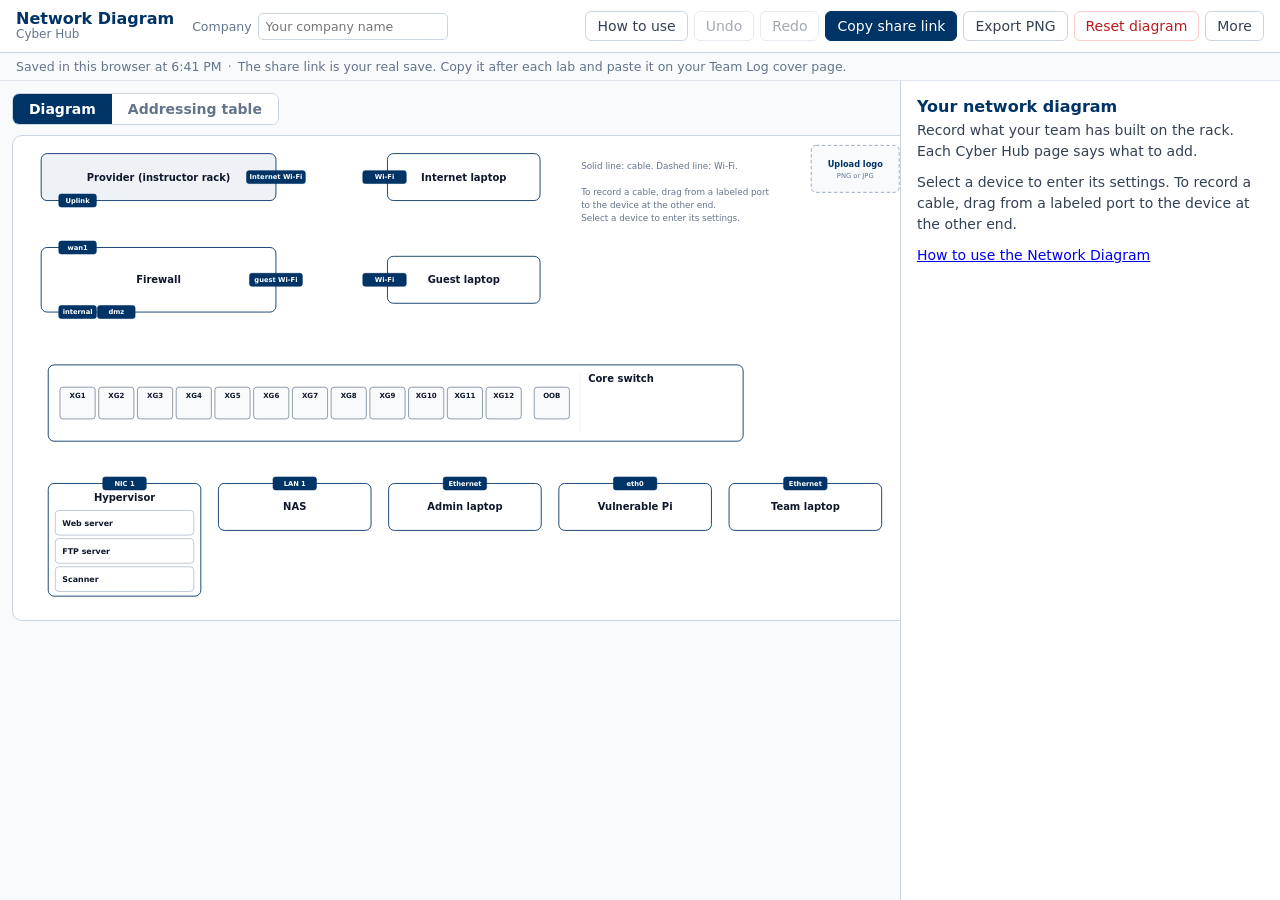
<file: index.html>
<!doctype html><html lang="en"><head><meta charset="utf-8"><meta name="viewport" content="width=device-width, initial-scale=1">
<title>Network Diagram</title><style>:root{--navy:#003366;--ink:#0f172a;--body:#334155;--muted:#64748b;--border:#cbd5e1;--hair:#e2e8f0;--page:#f8fafc;--card:#fff;--amber:#b45309;--sel:#2563eb;--err:#b91c1c}
[hidden]{display:none!important}
*{box-sizing:border-box}
html,body{margin:0;height:100%}
body{font-family:system-ui,-apple-system,"Segoe UI",Roboto,Arial,sans-serif;color:var(--body);background:var(--page);display:flex;flex-direction:column;font-size:14px}
button{font:inherit;color:var(--body);background:#fff;border:1px solid var(--border);border-radius:6px;padding:6px 11px;cursor:pointer}
button:hover{background:#f1f5f9}
button:focus-visible,input:focus-visible,select:focus-visible,.dev:focus-visible{outline:2px solid var(--sel);outline-offset:2px}
button.primary{background:var(--navy);border-color:var(--navy);color:#fff;position:relative}
button.primary:hover{background:#00264d}
button.danger{color:var(--err);border-color:#fecaca}
button.small{padding:3px 8px;font-size:12.5px}
button:disabled{opacity:.45;cursor:default}
input,select{font:inherit;color:var(--ink);border:1px solid var(--border);border-radius:5px;padding:5px 7px;background:#fff;min-width:0;width:100%}
input[type=checkbox]{width:auto;accent-color:var(--navy)}
.bar{display:flex;align-items:center;gap:14px;padding:10px 16px;background:#fff;border-bottom:1px solid var(--border);flex-wrap:wrap}
.brand{display:flex;flex-direction:column;line-height:1.15;margin-right:4px}
.brand b{color:var(--navy);font-size:16px}
.brand small{color:var(--muted);font-size:12px}
.company{display:flex;align-items:center;gap:6px;color:var(--muted);font-size:12.5px}
.company input{width:190px}
.seg{display:flex;border:1px solid var(--border);border-radius:6px;overflow:hidden}
.seg button{border:0;border-radius:0;padding:6px 14px}
.seg button[aria-selected=true]{background:var(--navy);color:#fff}
.acts{display:flex;gap:6px;margin-left:auto;align-items:center;flex-wrap:wrap}
.dot{position:absolute;top:-4px;right:-4px;width:10px;height:10px;border-radius:50%;background:#f59e0b;border:2px solid #fff}
.menu{position:relative}
.menu-list{position:absolute;right:0;top:calc(100% + 4px);background:#fff;border:1px solid var(--border);border-radius:8px;box-shadow:0 8px 24px rgba(15,23,42,.12);padding:5px;z-index:30;min-width:200px;display:flex;flex-direction:column}
.menu-list button{border:0;text-align:left;border-radius:5px}
.savebar{padding:6px 16px;font-size:12.5px;color:var(--muted);background:var(--page);border-bottom:1px solid var(--hair)}
.savebar .sep{margin:0 6px}
.savebar #saved.warn{color:var(--err)}
.main{flex:1;display:flex;min-height:0}
.stage{flex:1;min-width:0;overflow:auto;padding:12px}
#svg{width:100%;min-width:900px;height:auto;display:block;background:#fff;border:1px solid var(--border);border-radius:10px;user-select:none;-webkit-user-select:none;touch-action:pan-x pan-y}
#svg .dev,#svg .port,#svg .vm{touch-action:none}
.scrollhint{display:none;margin:0 0 6px;font-size:12.5px;color:var(--muted)}
.viewtabs{display:inline-flex;border:1px solid var(--border);border-radius:7px;overflow:hidden;margin:0 0 10px;background:#fff}
.viewtabs button{border:0;border-radius:0;padding:7px 16px;font-weight:600;color:var(--muted)}
.viewtabs button[aria-selected=true]{background:var(--navy);color:#fff}
.tableview{background:#fff;border:1px solid var(--border);border-radius:10px;padding:18px 20px}
.tableview .thead{display:flex;justify-content:space-between;align-items:flex-end;gap:12px;margin:0 0 8px}
.tableview .thead:not(:first-child){margin-top:26px}
.tableview h2{font-size:16px;color:var(--navy);margin:0 0 2px}
.tableview p{margin:0;font-size:13px}
table.topo{width:100%;border-collapse:collapse;font-size:13.5px}
table.topo caption{position:absolute;left:-9999px}
table.topo th,table.topo td{text-align:left;padding:7px 10px;border-bottom:1px solid var(--hair);vertical-align:top}
table.topo thead th{background:#f1f5f9;color:var(--ink);font-size:12px;letter-spacing:.03em;text-transform:uppercase;border-bottom:1px solid var(--border);white-space:nowrap}
table.topo tbody th{font-weight:600;color:var(--ink);white-space:nowrap}
table.topo tr.grp td,table.topo tr.grp th{border-top:1px solid var(--border)}
table.topo tbody tr{cursor:pointer}
table.topo tbody tr:hover{background:#f8fafc}
table.topo.addr td:nth-child(2),table.topo.addr td:nth-child(n+4){font-family:ui-monospace,Consolas,Menlo,monospace;font-size:13px;color:var(--amber)}
table.topo td{white-space:nowrap}
.tableview{overflow-x:auto}
table.topo .blank{color:#cbd5e1}
.list{flex:1;min-width:0;overflow:auto;padding:16px 20px}
.panel{width:380px;flex:none;border-left:1px solid var(--border);background:#fff;overflow:auto;padding:16px}
.panel h2,.list h2{font-size:16px;color:var(--navy);margin:0 0 4px}
.panel .kind{font-size:12px;color:var(--muted);margin:0 0 12px}
.panel p,.list p{margin:0 0 10px;line-height:1.5}
.sec{margin:16px 0 6px;font-size:12px;font-weight:700;letter-spacing:.05em;text-transform:uppercase;color:var(--muted)}
.f{display:block;margin:0 0 9px}
.f>span{display:block;font-size:12.5px;color:var(--muted);margin-bottom:3px}
.f .hint{display:block;font-size:12px;color:var(--err);margin-top:2px}
.row2{display:grid;grid-template-columns:1fr 1fr;gap:8px}
.check{display:flex;align-items:center;gap:6px;margin:4px 12px 4px 0;font-size:13px}
.checks{display:flex;flex-wrap:wrap}
table.t{width:100%;border-collapse:collapse;font-size:13px;margin:4px 0 6px}
table.t th{text-align:left;font-weight:600;color:var(--muted);font-size:12px;padding:3px 4px;border-bottom:1px solid var(--hair)}
table.t td{padding:3px 4px;vertical-align:top}
table.t td.n{font-weight:600;color:var(--ink);white-space:nowrap;padding-top:9px}
table.t input,table.t select{padding:4px 5px}
.rowx{width:28px;padding:3px 0;color:var(--muted)}
.card-b{border:1px solid var(--hair);border-radius:8px;padding:10px 12px;margin:0 0 10px}
.card-b h3{margin:0 0 8px;font-size:14px;color:var(--ink);display:flex;justify-content:space-between;align-items:center;gap:8px}
.add{display:flex;flex-wrap:wrap;gap:6px;margin:8px 0}
.foot{margin-top:18px;padding-top:12px;border-top:1px solid var(--hair);display:flex;gap:6px;flex-wrap:wrap}
.muted{color:var(--muted)}
.list .grid{display:grid;grid-template-columns:repeat(auto-fill,minmax(380px,1fr));gap:14px;align-items:start}
.list .card-b.wide{grid-column:1/-1}
.list .card-b{background:#fff}
.toast{position:fixed;left:50%;bottom:22px;transform:translateX(-50%);background:var(--ink);color:#fff;padding:10px 16px;border-radius:8px;font-size:13.5px;z-index:50;max-width:90vw}
.modal{position:fixed;inset:0;background:rgba(15,23,42,.35);display:flex;align-items:center;justify-content:center;z-index:60;padding:16px}
.modal .card{background:#fff;border-radius:12px;padding:20px 22px;max-width:520px;width:100%;box-shadow:0 20px 50px rgba(15,23,42,.25)}
.modal h2{margin:0 0 10px;font-size:17px;color:var(--navy)}
.modal p{margin:0 0 10px;line-height:1.5}
.modal textarea{width:100%;height:110px;font:12px ui-monospace,Consolas,monospace}
.m-acts{display:flex;gap:8px;justify-content:flex-end;margin-top:14px;flex-wrap:wrap}
/* drawing: these rules are also copied into PNG exports */
.d-box{fill:#fff;stroke:var(--navy);stroke-width:1.5}
.d-box.fixed{fill:#eef2f7}
.d-name{font:600 17px system-ui,-apple-system,"Segoe UI",Roboto,Arial,sans-serif;fill:#0f172a}
.d-val{font:14px ui-monospace,Consolas,Menlo,monospace;fill:#b45309}
.d-vm{fill:#fff;stroke:#94a3b8;stroke-width:1}
.d-vmname{font:600 13.5px system-ui,-apple-system,"Segoe UI",Roboto,Arial,sans-serif;fill:#0f172a}
.d-case{stroke:#ffffff;stroke-width:8;fill:none;stroke-linecap:round;stroke-linejoin:round}
.d-link{stroke:#1e3a8a;stroke-width:3.5;fill:none;stroke-linecap:round;stroke-linejoin:round}
.d-link.wifi{stroke-width:2.25;stroke-dasharray:7 6}
.d-plug{fill:#1e3a8a;stroke:#ffffff;stroke-width:1.5}
.port.on .d-port{fill:#dbeafe;stroke:#1e3a8a;stroke-width:1.6}
.d-vmhost{font:12px ui-monospace,Consolas,Menlo,monospace;fill:#64748b}
.d-port{fill:#f8fafc;stroke:#64748b;stroke-width:1.2}
.port.off .d-port{fill:#e5e7eb;stroke:#94a3b8}
.d-pname{font:700 12px system-ui,-apple-system,"Segoe UI",Roboto,Arial,sans-serif;fill:#0f172a}
.d-pmode{font:10.5px system-ui,-apple-system,"Segoe UI",Roboto,Arial,sans-serif;fill:#475569}
.d-pvl{font:10.5px ui-monospace,Consolas,Menlo,monospace;fill:#b45309}
.d-tab{fill:#003366;stroke:#003366}
.d-tabname{font:600 11.5px system-ui,-apple-system,"Segoe UI",Roboto,Arial,sans-serif;fill:#fff}
.d-div{stroke:#e2e8f0;stroke-width:1}
.d-lab{font:13px ui-monospace,Consolas,Menlo,monospace;fill:#1e3a8a;paint-order:stroke;stroke:#fff;stroke-width:4px;stroke-linejoin:round}
.d-title{font:700 20px system-ui,-apple-system,"Segoe UI",Roboto,Arial,sans-serif;fill:#003366}
.d-sub{font:13px system-ui,-apple-system,"Segoe UI",Roboto,Arial,sans-serif;fill:#64748b}
/* interface only, never exported */
.dev{cursor:pointer}
.dev.drop .d-box{stroke:var(--sel);stroke-width:3}
.dev.sel .d-box{stroke:var(--sel);stroke-width:3}
.vm.sel .d-vm{stroke:var(--sel);stroke-width:2.5}
.vm{cursor:pointer}
.handle{fill:#fff;stroke:var(--navy);stroke-width:1.5;cursor:crosshair;opacity:.55;transition:opacity .12s}
.dev:hover .handle,.dev.sel .handle,.dev:focus .handle{opacity:1}
.hit{stroke:transparent;stroke-width:14;fill:none;cursor:pointer}
.port{cursor:crosshair}
.port:hover .d-port{stroke:var(--sel);stroke-width:2}
.port:hover .d-tab{fill:#1e4f8a}
.port.drop .d-port{stroke:var(--sel);stroke-width:2.5}
.lk.sel .d-link{stroke:var(--sel)}
.lk.sel .d-plug{fill:var(--sel)}
.temp{stroke:var(--sel);stroke-width:2;stroke-dasharray:4 4;fill:none;pointer-events:none}
.drop .d-box{stroke:var(--sel);stroke-width:3}
.ghint{font:15px system-ui,-apple-system,"Segoe UI",Roboto,Arial,sans-serif;fill:#64748b}
@media (max-width:1100px){.panel{width:330px}}
@media (max-width:900px){
 html,body{height:auto}
 body{display:block}
 .main{display:block}
 .stage{overflow-x:auto;-webkit-overflow-scrolling:touch;padding:10px}
 .panel{width:auto;border-left:0;border-top:1px solid var(--border)}
 .bar{gap:8px 10px;padding:10px 12px}
 .company{flex:1 1 200px}.company input{width:100%}
 .acts{margin-left:0;width:100%}
 .savebar{padding:6px 12px}
 .list .grid{grid-template-columns:1fr}
 .scrollhint{display:block}
}
@media (max-width:600px){
 .brand small{display:none}
 .company>span{display:none}
 .acts{flex-wrap:nowrap;overflow-x:auto;padding-bottom:2px}
 .acts button{white-space:nowrap;flex:none;padding:6px 9px}
 .savebar .sep,.savebar .sep+span{display:none}
 .list{padding:12px}
 
 .modal .card{padding:16px}
}
@media print{.bar,.savebar,.panel,.toast,.modal{display:none!important}.main{display:block}.stage{padding:0;overflow:visible}#svg{border:0;min-width:0}.ghint{display:none}.dev.sel .d-box{stroke:#003366;stroke-width:1.5}}
.when{margin:0 0 10px;padding-left:18px;font-size:13px;line-height:1.45}
.when li{margin:0 0 5px}
.modal .card{max-height:88vh;overflow:auto}
.hit{stroke-width:10}
table.t.ports{table-layout:fixed}
table.t.ports th:nth-child(1){width:48px}table.t.ports th:nth-child(2){width:92px}table.t.ports th:nth-child(3){width:70px}table.t.ports th:nth-child(5){width:34px}
table.t.ports select{padding:4px 2px}
table.topo.conn td{font-family:inherit;font-size:13.5px;color:var(--body)}
table.topo.conn td:nth-child(2),table.topo.conn td:nth-child(4),table.topo.conn td:nth-child(6){font-family:ui-monospace,Consolas,Menlo,monospace;font-size:13px;color:var(--amber)}
.pfx{display:flex}
.pfx>.slash{display:flex;align-items:center;padding:0 7px;border:1px solid var(--border);border-right:0;border-radius:5px 0 0 5px;background:#f1f5f9;color:var(--muted);font-weight:700}
.pfx>input{border-top-left-radius:0;border-bottom-left-radius:0}
.logoprev{display:block;max-width:160px;max-height:86px;margin:6px 0 8px;border:1px solid var(--hair);border-radius:5px;background:#fff;padding:4px}
.logo-slot{cursor:pointer}
.logo-slot:focus-visible{outline:none}
.logo-slot:focus-visible .logo-ph,.logo-slot:focus-visible .logo-hit{stroke:var(--sel);stroke-width:2}
.logo-ph{fill:#f8fafc;stroke:#94a3b8;stroke-width:1.5;stroke-dasharray:6 4}
.logo-slot.empty:hover .logo-ph{fill:#eef2f7;stroke:var(--navy)}
.logo-ph-t{font-size:14px;font-weight:700;fill:var(--navy)}
.logo-ph-s{font-size:11.5px;fill:var(--muted)}
.logo-hit{fill:transparent;stroke:none;rx:8}
.logo-slot:hover .logo-hit{stroke:var(--border);stroke-dasharray:4 3}
/* VLAN colors */
.d-vpill{font:700 10.5px system-ui,-apple-system,"Segoe UI",Roboto,Arial,sans-serif;fill:#fff}
.d-legh{font:700 12px system-ui,-apple-system,"Segoe UI",Roboto,Arial,sans-serif;fill:#0f172a;letter-spacing:.04em;text-transform:uppercase}
.d-legt{font:12.5px ui-monospace,Consolas,Menlo,monospace;fill:#334155}
.leg{cursor:default}
.leg:focus-visible{outline:none}.leg:focus-visible .d-legt{text-decoration:underline}
#svg [data-vl],#svg .dev{transition:opacity .2s ease}
#svg.vfocus .lk:not(.hl),#svg.vfocus .dev:not(.hl):not(:has(.hl)),#svg.vfocus .k-switch .port:not(.hl),#svg.vfocus .vm:not(.hl),#svg.vfocus .leg:not(.hl){opacity:.16}
/* Motion: light and CSS-only */
.d-flow{fill:none;stroke:#fff;stroke-width:2;stroke-linecap:round;stroke-dasharray:1.5 18;opacity:0;pointer-events:none}
.lk.busy .d-flow{opacity:.95;animation:flow 1.1s linear infinite}
@keyframes flow{to{stroke-dashoffset:-19.5}}
.lk.fresh .d-link:not(.stripe){stroke-dasharray:2000;stroke-dashoffset:2000;animation:drawin .7s ease-out forwards}
.lk.fresh .d-link.stripe{animation:fadein .5s ease-out}
@keyframes drawin{to{stroke-dashoffset:0}}
#svg.intro .dev,#svg.intro .lk,#svg.intro .legend{animation:fadein .5s ease-out both}
#svg.intro .dev:nth-child(2n){animation-delay:.06s}#svg.intro .dev:nth-child(3n){animation-delay:.12s}#svg.intro .lk{animation-delay:.2s}
@keyframes fadein{from{opacity:0;transform:translateY(4px)}to{opacity:1;transform:none}}
#svg.intro .dev{animation-name:fadein2}
@keyframes fadein2{from{opacity:0}to{opacity:1}}
@media (prefers-reduced-motion:reduce){#svg *,#svg{animation:none!important;transition:none!important}}
/* Unplug buttons */
.unplug{cursor:pointer}
.unplug circle{fill:#fff;stroke:#94a3b8;stroke-width:1.2}
.unplug path{stroke:#64748b;stroke-width:1.6;stroke-linecap:round}
.unplug:hover circle{fill:#fee2e2;stroke:#b91c1c}.unplug:hover path{stroke:#b91c1c}
.unplug:focus-visible{outline:none}.unplug:focus-visible circle{stroke:var(--sel);stroke-width:2}
</style></head><body>
<header class="bar">
 <div class="brand"><b>Network Diagram</b><small>Cyber Hub</small></div>
 <label class="company"><span>Company</span><input id="company" placeholder="Your company name" autocomplete="off"></label>
 <div class="acts">
  <button id="b-help">How to use</button>
  <button id="b-undo" title="Undo (Ctrl+Z)">Undo</button>
  <button id="b-redo" title="Redo (Ctrl+Shift+Z)">Redo</button>
  <button id="b-share" class="primary">Copy share link<span class="dot" hidden></span></button>
  <button id="b-png">Export PNG</button>
  <button id="b-reset" class="danger">Reset diagram</button>
  <div class="menu"><button id="b-more" aria-haspopup="true" aria-expanded="false">More</button>
   <div class="menu-list" id="more" hidden>
    <button id="b-json">Download .json backup</button>
    <button id="b-open">Open .json file</button>
    <button id="b-print">Print</button>
   </div></div>
  <input type="file" id="file" accept=".json,application/json" hidden>
  <input type="file" id="logofile" accept="image/png,image/jpeg,image/webp,image/gif" hidden>
 </div>
</header>
<div class="savebar"><span id="saved" role="status"></span><span class="sep">·</span><span>The share link is your real save. Copy it after each lab and paste it on your Team Log cover page.</span></div>
<main class="main">
 <section class="stage" id="stage">
  <div class="viewtabs" role="tablist" aria-label="View">
   <button role="tab" id="t-canvas" aria-selected="true">Diagram</button>
   <button role="tab" id="t-table" aria-selected="false">Addressing table</button>
  </div>
  <div id="v-canvas">
   <p class="scrollhint">Scroll sideways to see the whole diagram.</p>
   <svg id="svg" viewBox="0 0 1600 800" role="application" aria-label="Network diagram. Select a device to edit it."></svg>
  </div>
  <div id="v-table" class="tableview" hidden></div>
 </section>
 <aside class="panel" id="panel" aria-label="Editor"></aside>
</main>
<div class="toast" id="toast" role="status" hidden></div>
<div class="modal" id="modal" hidden><div class="card" role="dialog" aria-modal="true" aria-labelledby="m-title"><h2 id="m-title"></h2><div id="m-body"></div><div class="m-acts" id="m-acts"></div></div></div>
<script>// Network Diagram app: record, save, share, export.
//
// Hard rule (DIAGRAM_APP_SPEC.md, section 2): this file holds no rack plan. No expected addresses, VLANs,
// port assignments, routes or policies. Everything drawn comes from what the team typed. The only built-in
// facts are the devices in the rack, the switch's port names and the firewall's interface names, which
// students already have on the reference pages.
"use strict";
(() => {
const SCHEMA = 2;
const KEY = "cyberhub-diagram";
const LOGO_MAX = 40000; // characters of data URL; the logo rides in the share link, so it stays small
const VB = { w: 1540, h: 900 };
const SW_PORTS = ["XG1","XG2","XG3","XG4","XG5","XG6","XG7","XG8","XG9","XG10","XG11","XG12","OOB"];
const FW_IFS = ["wan1", "internal", "dmz", "guest Wi-Fi"];
const SERVICES = ["ALL", "PING", "HTTP", "HTTPS", "SSH", "FTP", "DNS"];
const KINDS = {
  isp: "Provider", firewall: "Firewall", switch: "Switch", hypervisor: "Hypervisor", nas: "NAS",
  pi: "Raspberry Pi", laptop: "Laptop", vm: "Virtual machine",
};
const ENDPOINT = new Set(["hypervisor", "nas", "pi", "laptop", "vm"]);

const $ = (id) => document.getElementById(id);
const svg = $("svg"), panel = $("panel"), tableView = $("v-table");
const NS = "http://www.w3.org/2000/svg";

// ------------------------------------------------------------------ document
// Every rack has the same devices, so the set is fixed: nothing is added, deleted or moved.
let uid = 0;
const newId = (p) => p + Date.now().toString(36) + (uid++).toString(36);
const ep = () => ({ hostname: "", address: "", mask: "", gateway: "", dhcp: false });
const vm = (id, name) => ({ id, kind: "vm", host: "hv", name, ...ep(), vlanTag: "" });
function blankDoc() {
  return {
    v: SCHEMA, meta: { company: "", updated: null },
    devices: [
      { id: "isp", kind: "isp", name: "Provider (instructor rack)", address: "", mask: "" },
      { id: "isplap", kind: "laptop", name: "Internet laptop", ...ep() },
      { id: "fw", kind: "firewall", name: "Firewall", hostname: "",
        interfaces: FW_IFS.map((n) => ({ name: n, address: "", mask: "", ...(n === "guest Wi-Fi" ? { ssid: "" } : {}) })),
        routes: [], vips: [], policies: [] },
      { id: "guest", kind: "laptop", name: "Guest laptop", ...ep() },
      { id: "sw", kind: "switch", name: "Core switch", hostname: "", oob: { address: "", mask: "" }, svis: [], routes: [], dhcpPools: [],
        ports: SW_PORTS.map((n) => ({ name: n, mode: "", pvid: "", tagged: [], shutdown: false })) },
      { id: "hv", kind: "hypervisor", name: "Hypervisor", ...ep() },
      vm("vmweb", "Web server"), vm("vmftp", "FTP server"), vm("vmscan", "Scanner"),
      { id: "nas", kind: "nas", name: "NAS", ...ep() },
      { id: "admin", kind: "laptop", name: "Admin laptop", ...ep() },
      { id: "pi", kind: "pi", name: "Vulnerable Pi", ...ep() },
      { id: "lap", kind: "laptop", name: "Team laptop", ...ep() },
    ],
    links: [],
  };
}
let doc = blankDoc();
const dev = (id) => doc.devices.find((d) => d.id === id);
const vmsOf = (id) => doc.devices.filter((d) => d.kind === "vm" && d.host === id);
const ISP_PORTS = ["Uplink", "Internet Wi-Fi"];
// The one network port on each single-port device, named as the device names it
const NIC = { hv: "NIC 1", nas: "LAN 1", pi: "eth0", admin: "Ethernet", lap: "Ethernet", isplap: "Wi-Fi", guest: "Wi-Fi" };
const portsFor = (d) => d.kind === "switch" ? SW_PORTS : d.kind === "firewall" ? FW_IFS : d.kind === "isp" ? ISP_PORTS : [];
const nicOf = (d) => NIC[d.id] || "NIC";

// Bring an older or hand-edited document into the fixed device set, keeping what the team entered.
function normalize(x) {
  if (!x || typeof x !== "object" || !Array.isArray(x.devices)) throw new Error("not a diagram");
  const d = blankDoc();
  const logo = typeof x.meta?.logo === "string" && /^data:image\/(png|jpeg|webp);base64,/.test(x.meta.logo) && x.meta.logo.length <= LOGO_MAX ? x.meta.logo : "";
  const vc = {};
  if (x.meta?.vlanColors && typeof x.meta.vlanColors === "object") for (const [k, v] of Object.entries(x.meta.vlanColors)) if (/^\d{1,4}$/.test(k) && Number.isInteger(v) && v >= 0 && v < 64) vc[k] = v;
  d.meta = { company: String(x.meta?.company ?? ""), updated: x.meta?.updated ?? null, ...(logo ? { logo } : {}), ...(Object.keys(vc).length ? { vlanColors: vc } : {}) };
  const old = new Map(x.devices.filter((v) => v && v.id).map((v) => [String(v.id), v]));
  d.devices = d.devices.map((base) => {
    const v = old.get(base.id);
    if (!v || v.kind !== base.kind) return base;
    const o = { ...base };
    o.name = String(v.name || base.name);
    for (const k of ["hostname", "address", "mask", "gateway", "vlanTag"]) if (k in base && v[k] != null) o[k] = String(v[k]);
    if ("dhcp" in base) o.dhcp = !!v.dhcp;
    if (base.kind === "switch") {
      for (const k of ["svis", "routes", "dhcpPools"]) o[k] = Array.isArray(v[k]) ? v[k] : [];
      o.oob = { address: String(v.oob?.address || ""), mask: String(v.oob?.mask || "") };
      const have = new Map((v.ports || []).map((p) => [p.name, p]));
      o.ports = base.ports.map((p) => { const q = have.get(p.name) || {}; return { ...p, mode: q.mode || "", pvid: String(q.pvid || ""), tagged: Array.isArray(q.tagged) ? q.tagged : [], shutdown: !!q.shutdown }; });
    }
    if (base.kind === "firewall") {
      for (const k of ["routes", "vips", "policies"]) o[k] = Array.isArray(v[k]) ? v[k] : [];
      const have = new Map((v.interfaces || []).map((p) => [p.name, p]));
      o.interfaces = base.interfaces.map((i) => { const q = have.get(i.name) || {}; return { ...i, address: q.address || "", mask: q.mask || "", ...("ssid" in i ? { ssid: q.ssid || "" } : {}) }; });
    }
    return o;
  });
  const ids = new Set(d.devices.filter((v) => v.kind !== "vm").map((v) => v.id));
  d.links = (Array.isArray(x.links) ? x.links : []).filter((l) => l && ids.has(l.a?.device) && ids.has(l.b?.device) && l.a.device !== l.b.device)
    .map((l) => {
      // Saves from before the instructor-rack upstream used LAN, LAN 1 and LAN 2 on the ISP router.
      const OLD = { "LAN 1": "Uplink", "LAN 2": "Internet Wi-Fi", "Internet": "Internet Wi-Fi" };
      const fix = (e, o) => ({ device: e.device, port: e.device === "isp" ? (OLD[e.port] || (ISP_PORTS.includes(e.port) ? e.port : o.device === "fw" ? "Uplink" : "Internet Wi-Fi")) : String(e.port || "") });
      return { id: String(l.id || newId("l")), a: fix(l.a, l.b), b: fix(l.b, l.a) };
    });
  return d;
}

// ------------------------------------------------------------------ address helpers (format only, never values)
const isIP = (s) => /^(\d{1,3})\.(\d{1,3})\.(\d{1,3})\.(\d{1,3})$/.test(s) && s.split(".").every((n) => +n <= 255);
function maskToPrefix(m) {
  m = String(m).trim().replace(/^\//, "");
  if (/^\d{1,2}$/.test(m) && +m <= 32) return String(+m);
  if (isIP(m)) {
    const bits = m.split(".").map((n) => (+n).toString(2).padStart(8, "0")).join("");
    if (/^1*0*$/.test(bits)) return String(bits.indexOf("0") === -1 ? 32 : bits.indexOf("0"));
  }
  return null;
}
const isCIDR = (s) => { const [a, p, ...r] = String(s).split("/"); return !r.length && isIP(a) && p !== undefined && maskToPrefix(p) !== null; };
const withPrefix = (a, m) => a ? a + (m ? "/" + m : "") : "";

// ------------------------------------------------------------------ history and saving
let hist = [], hi = -1, sharedJSON = null, saveFailed = false;
const snapshot = () => JSON.stringify(doc);
const contentOf = (j) => { try { const o = JSON.parse(j); delete o.meta.updated; return JSON.stringify(o); } catch { return j; } };
function commit() {
  assignVlanColors();
  const s = snapshot();
  if (hist[hi] === s) return;
  hist = hist.slice(0, hi + 1); hist.push(s);
  if (hist.length > 120) hist.shift();
  hi = hist.length - 1;
  doc.meta.updated = new Date().toISOString();
  save(); updateButtons();
}
function save() {
  try { localStorage.setItem(KEY, JSON.stringify(doc)); saveFailed = false; }
  catch { saveFailed = true; }
  const s = $("saved");
  s.classList.toggle("warn", saveFailed);
  s.textContent = saveFailed ? "Not saved: this browser blocks storage. Copy the share link to keep your work."
    : "Saved in this browser at " + new Date().toLocaleTimeString([], { hour: "numeric", minute: "2-digit" });
}
function updateButtons() {
  $("b-undo").disabled = hi <= 0; $("b-redo").disabled = hi >= hist.length - 1;
  $("b-share").querySelector(".dot").hidden = sharedJSON === null ? !hasContent() : contentOf(sharedJSON) === contentOf(snapshot());
}
function restore(j) { doc = JSON.parse(j); doc.meta.updated = new Date().toISOString(); save(); if (sel && !findSel()) sel = null; renderAll(); updateButtons(); }
const undo = () => { if (hi > 0) restore(hist[--hi]); };
const redo = () => { if (hi < hist.length - 1) restore(hist[++hi]); };
const hasContent = (o = doc) => o.links.length > 0 || o.devices.some((d) => d.address || d.gateway || d.dhcp || d.svis?.length ||
  d.interfaces?.some((i) => i.address) || d.oob?.address || d.ports?.some((p) => p.mode || p.shutdown) || d.policies?.length);

// ------------------------------------------------------------------ selection
let sel = null; // {type:'dev'|'link', id}
const findSel = () => sel && (sel.type === "dev" ? dev(sel.id) : doc.links.find((l) => l.id === sel.id));
function select(s) { sel = s; renderSvg(); renderPanel(); }

// ------------------------------------------------------------------ VLAN colors
// Each VLAN number gets the next free color the first time it appears and keeps it, so colors never shuffle as
// a team adds VLANs. Colors are only ever derived from what the team entered.
const VPAL = ["#0d9488", "#ea580c", "#7c3aed", "#db2777", "#ca8a04", "#16a34a", "#0891b2", "#dc2626", "#4f46e5", "#92400e", "#65a30d", "#475569"];
const vnum = (v) => { const s = String(v ?? "").trim(); return /^\d{1,4}$/.test(s) && +s >= 1 && +s <= 4094 ? String(+s) : ""; };
function portVlans(p) {
  if (!p || p.shutdown) return [];
  if (p.mode === "access") return [vnum(p.pvid)].filter(Boolean);
  if (p.mode === "trunk") return [...new Set([vnum(p.pvid), ...(p.tagged || []).map(vnum)].filter(Boolean))];
  return [];
}
const ip2n = (a) => a.split(".").reduce((n, o) => n * 256 + +o, 0);
function inSub(addr, base, mask) {
  const p = maskToPrefix(mask);
  if (!isIP(addr) || !isIP(base) || p === null) return false;
  const k = 2 ** (32 - +p);
  return Math.floor(ip2n(addr) / k) === Math.floor(ip2n(base) / k);
}
function netOf(addr, mask) {
  const p = maskToPrefix(mask);
  if (!isIP(addr) || p === null) return "";
  const k = 2 ** (32 - +p), n = Math.floor(ip2n(addr) / k) * k;
  return [24, 16, 8, 0].map((sh) => Math.floor(n / 2 ** sh) % 256).join(".") + "/" + p;
}
function vlansInUse() {
  const sw = dev("sw"), set = new Set();
  sw.ports.forEach((p) => portVlans(p).forEach((v) => set.add(v)));
  sw.svis.forEach((v) => vnum(v.vlan) && set.add(vnum(v.vlan)));
  doc.devices.forEach((d) => d.kind === "vm" && vnum(d.vlanTag) && set.add(vnum(d.vlanTag)));
  return [...set].sort((a, b) => a - b);
}
// Hands out colors to new VLANs. Returns true if the document changed.
function assignVlanColors() {
  const vc = doc.meta.vlanColors || {}, used = new Set(Object.values(vc));
  let changed = false;
  for (const v of vlansInUse()) if (!(v in vc)) {
    let i = 0; while (used.has(i) && i < VPAL.length) i++;
    if (i >= VPAL.length) i = Object.keys(vc).length % VPAL.length;
    vc[v] = i; used.add(i); changed = true;
  }
  if (changed) doc.meta.vlanColors = vc;
  return changed;
}
const vcolor = (v) => { const i = doc.meta.vlanColors?.[v]; return i === undefined ? "#64748b" : VPAL[i % VPAL.length]; };
// The VLANs a cable carries: those of the switch port at either end.
function linkVlans(l) {
  for (const e of [l.a, l.b]) if (e.device === "sw" && e.port) return portVlans(dev("sw").ports.find((p) => p.name === e.port));
  return [];
}
// A device's own VLAN: the access port it plugs into, else the SVI subnet its address falls in.
function devVlan(d) {
  if (d.kind === "vm") return vnum(d.vlanTag);
  if (!["laptop", "nas", "pi", "hypervisor"].includes(d.kind) || ["isplap", "guest"].includes(d.id)) return "";
  const l = doc.links.find((x) => (x.a.device === d.id && x.b.device === "sw") || (x.b.device === d.id && x.a.device === "sw"));
  if (l) { const v = linkVlans(l); if (v.length === 1) return v[0]; }
  if (d.address) { const s = dev("sw").svis.find((v) => vnum(v.vlan) && inSub(d.address, v.address, v.mask)); if (s) return vnum(s.vlan); }
  return "";
}

// ------------------------------------------------------------------ drawing
// The layout follows the lab's traffic path, top to bottom: provider, firewall, core switch, then the hosts.
// The switch and firewall are drawn with their real ports, and cables plug into the port they were recorded on.
const el = (tag, attrs = {}, parent) => {
  const n = document.createElementNS(NS, tag);
  for (const [k, v] of Object.entries(attrs)) if (v !== undefined && v !== null) n.setAttribute(k, v);
  if (parent) parent.appendChild(n);
  return n;
};
const text = (parent, x, y, cls, s, anchor) => { const t = el("text", { x, y, class: cls, "text-anchor": anchor }, parent); t.textContent = s; return t; };

function valueLines(d) {
  const L = [];
  if (d.kind === "isp") { if (d.address) L.push(withPrefix(d.address, d.mask)); }
  else if (d.kind === "firewall") { for (const i of d.interfaces) if (i.address) L.push(`${i.name} ${withPrefix(i.address, i.mask)}`); }
  else if (d.kind === "switch") {
    if (d.oob?.address) L.push(`OOB ${withPrefix(d.oob.address, d.oob.mask)}`);
    const s = d.svis.filter((v) => v.address || v.vlan);
    s.slice(0, 6).forEach((v) => L.push(`VLAN ${v.vlan || "?"} ${withPrefix(v.address, v.mask)}`.trim()));
    if (s.length > 6) L.push(`+${s.length - 6} more VLAN interfaces`);
    d.routes.filter((r) => r.dest).slice(0, 2).forEach((r) => L.push(`${r.dest} via ${r.nextHop || "?"}`));
    if (d.routes.length > 2) L.push(`+${d.routes.length - 2} more routes`);
  } else if (ENDPOINT.has(d.kind)) {
    if (d.hostname && d.kind !== "vm") L.push(d.hostname);
    if (d.address) L.push(withPrefix(d.address, d.mask)); else if (d.dhcp) L.push("DHCP");
    if (d.gateway) L.push("gw " + d.gateway);
  }
  return L;
}

// Geometry
const VM_H = 42, PORT_W = 60, PORT_H = 54, PITCH = 66, OOB_GAP = 16, TAB_W = 64, TAB_H = 22;
const SW_TEXT_W = 270, SW_W = 20 + 12 * PITCH + OOB_GAP + PORT_W + 26 + SW_TEXT_W;
const HOST_W = 260, HOST_PITCH = 290, FW_W = 400, SIDE_W = 260;
const HOSTS = ["hv", "nas", "admin", "pi", "lap"];
function boxSize(d) {
  const lines = valueLines(d).length;
  if (d.kind === "switch") return { w: SW_W, h: Math.max(130, 46 + lines * 19) };
  if (d.kind === "firewall") return { w: FW_W, h: Math.max(110, 66 + lines * 19) };
  let h = 42 + lines * 19 + (lines ? 8 : 0);
  if (d.kind === "hypervisor") h += vmsOf(d.id).length * (VM_H + 6) + 6;
  return { w: d.kind === "isp" ? FW_W : d.id === "isplap" || d.id === "guest" ? SIDE_W : HOST_W, h: Math.max(h, 80) };
}
const rectOf = (d) => { const { w, h } = boxSize(d); return { x: d.x, y: d.y, w, h }; };
const center = (d) => { const r = rectOf(d); return [r.x + r.w / 2, r.y + r.h / 2]; };
function portRect(sw, name) {
  const i = SW_PORTS.indexOf(name);
  if (i < 0) return null;
  const { h } = boxSize(sw);
  const x = sw.x + 20 + i * PITCH + (name === "OOB" ? OOB_GAP : 0);
  return { x, y: sw.y + (h - PORT_H) / 2, w: PORT_W, h: PORT_H, cx: x + PORT_W / 2 };
}
// Firewall interface tabs and the provider's Uplink and Internet Wi-Fi tabs sit on the box edges
function tabRect(d, name) {
  const { w, h } = boxSize(d);
  if (d.kind === "isp") {
    if (name === "Uplink") return { x: d.x + 30, y: d.y + h - TAB_H / 2, w: TAB_W, h: TAB_H, side: "bottom" };
    if (name === "Internet Wi-Fi") return { x: d.x + w - 50, y: d.y + h / 2 - TAB_H / 2, w: 100, h: TAB_H, side: "right" };
    return null;
  }
  if (ENDPOINT.has(d.kind) && d.kind !== "vm") {
    const tw = 74;
    if (d.id === "isplap" || d.id === "guest") return { x: d.x - tw + 32, y: d.y + h / 2 - TAB_H / 2, w: tw, h: TAB_H, side: "left" };
    return { x: d.x + w / 2 - tw / 2, y: d.y - TAB_H / 2, w: tw, h: TAB_H, side: "top" };
  }
  if (d.kind !== "firewall") return null;
  if (name === "wan1") return { x: d.x + 30, y: d.y - TAB_H / 2, w: TAB_W, h: TAB_H, side: "top" };
  if (name === "internal") return { x: d.x + 30, y: d.y + h - TAB_H / 2, w: TAB_W, h: TAB_H, side: "bottom" };
  if (name === "dmz") return { x: d.x + 30 + PITCH, y: d.y + h - TAB_H / 2, w: TAB_W, h: TAB_H, side: "bottom" };
  if (name === "guest Wi-Fi") return { x: d.x + w - 45, y: d.y + h / 2 - TAB_H / 2, w: 90, h: TAB_H, side: "right" };
  return null;
}

function layout() {
  const SWX = 60, put = (id, x, y) => { const d = dev(id); if (d) { d.x = x; d.y = y; } };
  const isp = dev("isp"), fw = dev("fw"), sw = dev("sw");
  put("isp", SWX - 12, 30);
  put("fw", SWX - 12, isp.y + boxSize(isp).h + 80);
  const besides = (id, ref) => { const d = dev(id); d.x = ref.x + boxSize(ref).w + 190; d.y = ref.y + (boxSize(ref).h - boxSize(d).h) / 2; };
  besides("isplap", isp); besides("guest", fw);
  put("sw", SWX, fw.y + boxSize(fw).h + 90);
  HOSTS.forEach((id, i) => put(id, SWX + i * HOST_PITCH, 0));
  routeAll();
}

// ------------------------------------------------------------------ cable routing
// Each cable leaves its port straight out, then runs at right angles around every box. Cables from the switch down
// to the hosts get their own horizontal lane, so they never overlap.
let routes = new Map(); // link id -> {pts, ends:[anchor, anchor]}
function anchor(d, port, other) {
  const r = rectOf(d), [ox, oy] = center(other);
  if (d.kind === "switch") {
    const pr = portRect(d, port);
    if (pr) return oy < d.y ? { x: pr.cx, y: pr.y, side: "top", inner: d.y, port: true } : { x: pr.cx, y: pr.y + pr.h, side: "bottom", inner: d.y + r.h, port: true };
  }
  const t = tabRect(d, portsFor(d).length ? port : nicOf(d));
  if (t) {
    if (t.side === "top") return { x: t.x + t.w / 2, y: t.y, side: "top", port: true };
    if (t.side === "bottom") return { x: t.x + t.w / 2, y: t.y + t.h, side: "bottom", port: true };
    if (t.side === "left") return { x: t.x, y: t.y + t.h / 2, side: "left", port: true };
    return { x: t.x + t.w, y: t.y + t.h / 2, side: "right", port: true };
  }
  if (oy < r.y) return { x: r.x + r.w / 2, y: r.y, side: "top" };
  if (oy > r.y + r.h) return { x: r.x + r.w / 2, y: r.y + r.h, side: "bottom" };
  return ox < r.x ? { x: r.x, y: r.y + r.h / 2, side: "left" } : { x: r.x + r.w, y: r.y + r.h / 2, side: "right" };
}
const DIR = { top: [0, -1], bottom: [0, 1], left: [-1, 0], right: [1, 0] };
const STUB = 18, CLEAR = 12;
// The point where a cable has left its device: past the box edge (a switch port's cable crosses the switch's face first)
function stubEnd(a) {
  const [dx, dy] = DIR[a.side];
  if (a.inner !== undefined) return { x: a.x, y: a.inner + dy * STUB };
  return { x: a.x + dx * STUB, y: a.y + dy * STUB };
}
function blocks() {
  return doc.devices.filter((d) => d.kind !== "vm").map((d) => { const r = rectOf(d); return { x0: r.x - CLEAR, y0: r.y - CLEAR, x1: r.x + r.w + CLEAR, y1: r.y + r.h + CLEAR }; });
}
const segHits = (ax, ay, bx, by, b) => {
  const x0 = Math.min(ax, bx), x1 = Math.max(ax, bx), y0 = Math.min(ay, by), y1 = Math.max(ay, by);
  return x0 < b.x1 - 0.5 && x1 > b.x0 + 0.5 && y0 < b.y1 - 0.5 && y1 > b.y0 + 0.5;
};
// Shortest right-angle path between two free points, avoiding the boxes, preferring few bends.
function astar(s, t, sDir, B) {
  const xs = [...new Set([s.x, t.x, 8, VB.w - 8, ...B.flatMap((b) => [b.x0, b.x1])].map((v) => Math.round(v)))].sort((a, b) => a - b);
  const ys = [...new Set([s.y, t.y, 8, VB.h - 8, ...B.flatMap((b) => [b.y0, b.y1])].map((v) => Math.round(v)))].sort((a, b) => a - b);
  const inside = (x, y) => B.some((b) => x > b.x0 + 0.5 && x < b.x1 - 0.5 && y > b.y0 + 0.5 && y < b.y1 - 0.5);
  const key = (i, j, d) => (i * ys.length + j) * 4 + d;
  const si = xs.indexOf(Math.round(s.x)), sj = ys.indexOf(Math.round(s.y)), ti = xs.indexOf(Math.round(t.x)), tj = ys.indexOf(Math.round(t.y));
  const D4 = [[1, 0], [-1, 0], [0, 1], [0, -1]];
  const startD = D4.findIndex(([a, b]) => a === sDir[0] && b === sDir[1]);
  const dist = new Map(), prev = new Map(), heap = [];
  const push = (c, k) => { heap.push([c, k]); let i = heap.length - 1; while (i > 0) { const p = (i - 1) >> 1; if (heap[p][0] <= heap[i][0]) break; [heap[p], heap[i]] = [heap[i], heap[p]]; i = p; } };
  const pop = () => { const top = heap[0], last = heap.pop(); if (heap.length) { heap[0] = last; let i = 0; for (;;) { const l = 2 * i + 1, r = l + 1; let m = i; if (l < heap.length && heap[l][0] < heap[m][0]) m = l; if (r < heap.length && heap[r][0] < heap[m][0]) m = r; if (m === i) break; [heap[m], heap[i]] = [heap[i], heap[m]]; i = m; } } return top; };
  const k0 = key(si, sj, startD < 0 ? 0 : startD); dist.set(k0, 0); push(0, k0);
  while (heap.length) {
    const [c, k] = pop();
    if (c > (dist.get(k) ?? Infinity)) continue;
    const d = k % 4, ij = (k - d) / 4, i = Math.floor(ij / ys.length), j = ij % ys.length;
    if (i === ti && j === tj) {
      const pts = []; let cur = k;
      while (cur !== undefined) { const cd = cur % 4, cij = (cur - cd) / 4; pts.push({ x: xs[Math.floor(cij / ys.length)], y: ys[cij % ys.length] }); cur = prev.get(cur); }
      return pts.reverse();
    }
    D4.forEach(([dx, dy], nd) => {
      if (dx === -D4[d][0] && dy === -D4[d][1]) return;
      const ni = i + dx, nj = j + dy;
      if (ni < 0 || nj < 0 || ni >= xs.length || nj >= ys.length) return;
      const ax = xs[i], ay = ys[j], bx = xs[ni], by = ys[nj];
      if (inside(bx, by) || B.some((b) => segHits(ax, ay, bx, by, b))) return;
      const nc = c + Math.abs(bx - ax) + Math.abs(by - ay) + (nd !== d ? 40 : 0);
      const nk = key(ni, nj, nd);
      if (nc < (dist.get(nk) ?? Infinity)) { dist.set(nk, nc); prev.set(nk, k); push(nc, nk); }
    });
  }
  return [s, { x: s.x, y: t.y }, t];
}
function simplify(pts) {
  const out = [];
  for (const p of pts) {
    if (out.length && Math.abs(out.at(-1).x - p.x) < 0.5 && Math.abs(out.at(-1).y - p.y) < 0.5) continue;
    if (out.length >= 2) { const a = out.at(-2), b = out.at(-1); if ((Math.abs(a.x - b.x) < 0.5 && Math.abs(b.x - p.x) < 0.5) || (Math.abs(a.y - b.y) < 0.5 && Math.abs(b.y - p.y) < 0.5)) out.pop(); }
    out.push(p);
  }
  return out;
}
function routeAll() {
  routes = new Map();
  const sw = dev("sw"), swR = rectOf(sw), hostSet = new Set(HOSTS);
  // 1. Hosts row: below the switch, leaving room for one lane per crossing cable.
  const down = [];
  for (const l of doc.links) {
    const [s, o] = l.a.device === "sw" ? [l.a, l.b] : l.b.device === "sw" ? [l.b, l.a] : [null, null];
    if (!s || !hostSet.has(o.device)) continue;
    const pr = portRect(sw, s.port), od = dev(o.device);
    const from = pr ? pr.cx : swR.x + swR.w / 2, to = od.x + HOST_W / 2;
    down.push({ l, from, to, lo: Math.min(from, to), hi: Math.max(from, to), left: to < from });
  }
  const order = [...down.filter((c) => c.left).sort((a, b) => a.to - b.to), ...down.filter((c) => !c.left).sort((a, b) => b.to - a.to)];
  const used = [];
  for (const c of order) c.lane = undefined;
  for (const c of order) {
    if (Math.abs(c.from - c.to) < 1) { c.lane = -1; continue; }
    // An inner cable sits below every outer cable it overlaps, which keeps the fan-out free of crossings.
    const over = order.filter((u) => u !== c && u.lane >= 0 && c.lo < u.hi + 14 && u.lo < c.hi + 14);
    const k = over.length ? Math.max(...over.map((u) => u.lane)) + 1 : 0;
    (used[k] ||= []).push(c); c.lane = k;
  }
  const laneY = (k) => swR.y + swR.h + STUB + 10 + k * 20;
  const hostY = laneY(Math.max(0, used.length - 1)) + 44;
  HOSTS.forEach((id) => { dev(id).y = hostY; });
  const bottom = Math.max(...doc.devices.filter((d) => d.kind !== "vm").map((d) => d.y + boxSize(d).h));
  VB.w = SWX_END(); VB.h = bottom + 40;
  // 2. Route every cable.
  const B = blocks();
  for (const l of doc.links) {
    const A = dev(l.a.device), Bd = dev(l.b.device);
    if (!A || !Bd) continue;
    const pa = anchor(A, l.a.port, Bd), pb = anchor(Bd, l.b.port, A);
    const sa = stubEnd(pa), sb = stubEnd(pb);
    const lane = down.find((c) => c.l === l);
    let mid;
    if (lane && lane.lane >= 0 && pa.side !== pb.side) {
      const y = laneY(lane.lane);
      mid = [sa, { x: sa.x, y }, { x: sb.x, y }, sb];
    } else if (lane) mid = [sa, sb];
    else mid = astar(sa, sb, DIR[pa.side], B);
    routes.set(l.id, { pts: simplify([pa, ...mid, pb]), ends: [pa, pb] });
  }
  svg.setAttribute("viewBox", `0 0 ${VB.w} ${VB.h}`);
}
const SWX_END = () => Math.max(60 + SW_W + 40, 60 + HOSTS.length * HOST_PITCH + 20, dev("guest").x + SIDE_W + 300);
function pathOf(pts) {
  let d = `M${pts[0].x},${pts[0].y}`;
  for (let i = 1; i < pts.length - 1; i++) {
    const p = pts[i], a = pts[i - 1], b = pts[i + 1];
    const r = Math.min(12, Math.hypot(p.x - a.x, p.y - a.y) / 2, Math.hypot(b.x - p.x, b.y - p.y) / 2);
    const ux = Math.sign(p.x - a.x), uy = Math.sign(p.y - a.y), vx = Math.sign(b.x - p.x), vy = Math.sign(b.y - p.y);
    d += ` L${p.x - ux * r},${p.y - uy * r} Q${p.x},${p.y} ${p.x + vx * r},${p.y + vy * r}`;
  }
  const z = pts.at(-1);
  return d + ` L${z.x},${z.y}`;
}
const isWifi = (l) => [l.a, l.b].some((e) => e.port === "guest Wi-Fi" || e.port === "Internet Wi-Fi");
function portMode(p) {
  if (p.shutdown) return ["off", ""];
  if (p.mode === "access") return ["access", p.pvid || ""];
  if (p.mode === "trunk") { const v = [p.pvid, p.tagged.join(",")].filter(Boolean).join("|"); return ["trunk", v.length > 9 ? v.slice(0, 8) + "…" : v]; }
  return ["", ""];
}
// A plug where a cable meets a port or a device
function plug(g, a, wifi) {
  if (wifi) { el("circle", { cx: a.x, cy: a.y, r: 4.5, class: "d-plug" }, g); return; }
  const [dx, dy] = DIR[a.side], v = dx === 0;
  const w = v ? 16 : 11, h = v ? 11 : 16;
  el("rect", { x: a.x - w / 2 + dx * 3, y: a.y - h / 2 + dy * 3, width: w, height: h, rx: 2.5, class: "d-plug" }, g);
}

function drawInto(root, ui) {
  layout();
  const lw = 150, lh = 80, lx = VB.w - lw - 20, ly = 16;
  if (doc.meta.logo) {
    const g = el("g", ui ? { "data-logo": "1", class: "logo-slot", tabindex: 0, role: "button", "aria-label": "Company logo. Select to change or remove it." } : {}, root);
    el("image", { href: doc.meta.logo, x: lx, y: ly, width: lw, height: lh, preserveAspectRatio: "xMaxYMin meet", class: "d-logo" }, g);
    if (ui) el("rect", { x: lx, y: ly, width: lw, height: lh, class: "logo-hit" }, g);
  } else if (ui) {
    // A placeholder only on screen; exports leave the corner empty until a logo is added.
    const g = el("g", { "data-logo": "1", class: "logo-slot empty", tabindex: 0, role: "button", "aria-label": "Upload your company logo" }, root);
    el("rect", { x: lx, y: ly, width: lw, height: lh, rx: 8, class: "logo-ph" }, g);
    text(g, lx + lw / 2, ly + 36, "logo-ph-t", "Upload logo", "middle");
    text(g, lx + lw / 2, ly + 56, "logo-ph-s", "PNG or JPG", "middle");
  }
  const connected = new Set(doc.links.flatMap((l) => [l.a, l.b]).filter((e) => e.port).map((e) => e.device + "|" + e.port));
  const gd = el("g", {}, root), gl = el("g", {}, root);
  for (const d of doc.devices) {
    if (d.kind === "vm") continue;
    const { w, h } = boxSize(d);
    const g = el("g", { class: "dev k-" + d.kind + (ui && sel?.type === "dev" && sel.id === d.id ? " sel" : ""), "data-dev": d.id,
      transform: `translate(${d.x},${d.y})`, ...(ui ? { tabindex: 0, role: "button", "aria-label": `${d.name}, ${KINDS[d.kind]}` } : {}) }, gd);
    el("rect", { width: w, height: h, rx: 10, class: "d-box" + (d.kind === "isp" ? " fixed" : "") }, g);
    const lines = valueLines(d);
    if (d.kind === "switch") {
      const tx = w - SW_TEXT_W + 6;
      el("line", { x1: tx - 14, y1: 14, x2: tx - 14, y2: h - 14, class: "d-div" }, g);
      text(g, tx, 30, "d-name", d.name, "start");
      lines.forEach((s, i) => text(g, tx, 52 + i * 19, "d-val", s, "start"));
      for (const p of d.ports) {
        const r = portRect(d, p.name), [mode, vl] = portMode(p), on = connected.has(d.id + "|" + p.name);
        const pg = el("g", { class: "port" + (p.shutdown ? " off" : "") + (on ? " on" : ""), ...(ui ? { "data-port": p.name, "data-pdev": d.id } : {}) }, g);
        el("rect", { x: r.x - d.x, y: r.y - d.y, width: r.w, height: r.h, rx: 5, class: "d-port" }, pg);
        const pv = portVlans(p);
        if (pv.length) {
          pg.setAttribute("data-vl", pv.join(" "));
          const bw = (r.w - 8) / pv.length;
          pv.forEach((v, i) => el("rect", { x: r.x - d.x + 4 + i * bw, y: r.y - d.y + r.h - 2.5, width: bw - (pv.length > 1 ? 1 : 0), height: 5, rx: 1.5, fill: vcolor(v) }, pg));
        }
        if (ui && on) unplugBtn(g, r.x - d.x + r.w - 2, r.y - d.y + 2, d.id, p.name, `${d.name} ${p.name}`);
        text(pg, r.cx - d.x, r.y - d.y + 19, "d-pname", p.name, "middle");
        if (mode) text(pg, r.cx - d.x, r.y - d.y + 33, "d-pmode", mode, "middle");
        if (vl) text(pg, r.cx - d.x, r.y - d.y + 46, "d-pvl", vl, "middle");
      }
      continue;
    }
    const alone = !lines.length && d.kind !== "hypervisor";
    const dv = devVlan(d);
    if (dv) {
      g.setAttribute("data-vl", dv);
      const pw = 16 + dv.length * 7.5;
      el("rect", { x: w - pw - 8, y: 8, width: pw, height: 17, rx: 8.5, fill: vcolor(dv) }, g);
      text(g, w - pw / 2 - 8, 20.5, "d-vpill", dv, "middle");
    }
    text(g, w / 2, alone ? h / 2 + 6 : 30, "d-name", d.name, "middle");
    lines.forEach((s, i) => text(g, w / 2, 53 + i * 19, "d-val", s, "middle"));
    if (d.kind === "hypervisor") {
      let y = 44 + lines.length * 19 + (lines.length ? 8 : 0) + 2;
      for (const v of vmsOf(d.id)) {
        const vg = el("g", { class: "vm" + (ui && sel?.type === "dev" && sel.id === v.id ? " sel" : ""), "data-vm": v.id,
          ...(ui ? { tabindex: 0, role: "button", "aria-label": `${v.name}, virtual machine` } : {}) }, g);
        el("rect", { x: 12, y, width: w - 24, height: VM_H, rx: 6, class: "d-vm" }, vg);
        const tv = vnum(v.vlanTag);
        if (tv) { vg.setAttribute("data-vl", tv); el("rect", { x: 13, y: y + 1, width: 5, height: VM_H - 2, rx: 2, fill: vcolor(tv) }, vg); }
        const det = [v.vlanTag ? "tag " + v.vlanTag : "", withPrefix(v.address, v.mask) || (v.dhcp ? "DHCP" : "")].filter(Boolean).join("  ");
        text(vg, 24, y + (det ? 17 : 26), "d-vmname", v.name, "start");
        if (v.hostname) text(vg, w - 22, y + (det ? 17 : 26), "d-vmhost", v.hostname, "end");
        if (det) text(vg, 24, y + 34, "d-val", det, "start");
        y += VM_H + 6;
      }
    }
    const single = !portsFor(d).length, tabs = single ? [nicOf(d)] : portsFor(d);
    for (const name of tabs) {
      const t = tabRect(d, name), on = single ? doc.links.some((l) => l.a.device === d.id || l.b.device === d.id) : connected.has(d.id + "|" + name);
      const tg = el("g", { class: "port" + (on ? " on" : ""), ...(ui ? { "data-port": name, "data-pdev": d.id } : {}) }, g);
      el("rect", { x: t.x - d.x, y: t.y - d.y, width: t.w, height: t.h, rx: 4, class: "d-tab" }, tg);
      text(tg, t.x - d.x + t.w / 2, t.y - d.y + 15, "d-tabname", name, "middle");
      if (ui && on) unplugBtn(g, t.x - d.x + t.w - 1, t.y - d.y + 1, d.id, single ? "" : name, `${d.name} ${name}`);
    }
  }
  for (const l of doc.links) {
    const r = routes.get(l.id);
    if (!r) continue;
    const path = pathOf(r.pts), wifi = isWifi(l);
    const lv = wifi ? [] : linkVlans(l);
    const busy = ui && sel && (sel.type === "link" ? sel.id === l.id : [l.a.device, l.b.device].includes(sel.id) || [l.a.device, l.b.device].includes(dev(sel.id)?.host));
    const g = el("g", { class: "lk" + (ui && sel?.type === "link" && sel.id === l.id ? " sel" : "") + (ui && l.id === freshLink ? " fresh" : "") + (busy ? " busy" : ""),
      "data-link": l.id, ...(lv.length ? { "data-vl": lv.join(" ") } : {}) }, gl);
    if (!wifi) el("path", { d: path, class: "d-case" }, g);
    if (lv.length === 1) el("path", { d: path, class: "d-link", style: `stroke:${vcolor(lv[0])}` }, g);
    else if (lv.length > 1) {
      // A trunk: one dash per VLAN, repeating along the cable.
      const seg = 12, gap = seg * (lv.length - 1);
      lv.forEach((v, i) => el("path", { d: path, class: "d-link stripe", style: `stroke:${vcolor(v)};stroke-dasharray:${seg} ${gap};stroke-dashoffset:${-i * seg};stroke-linecap:butt` }, g));
    } else el("path", { d: path, class: "d-link" + (wifi ? " wifi" : "") }, g);
    if (ui) el("path", { d: path, class: "d-flow" }, g);
    r.ends.forEach((a) => plug(g, a, wifi));
    if (ui) el("path", { d: path, class: "hit" }, g);
  }
  drawLegend(root, ui);
}
function unplugBtn(g, cx, cy, devId, port, label) {
  const b = el("g", { class: "unplug", "data-unplug": devId + "|" + port, tabindex: 0, role: "button", "aria-label": "Remove the cable from " + label }, g);
  el("circle", { cx, cy, r: 7 }, b);
  el("path", { d: `M${cx - 2.6},${cy - 2.6}L${cx + 2.6},${cy + 2.6}M${cx + 2.6},${cy - 2.6}L${cx - 2.6},${cy + 2.6}` }, b);
}
function drawLegend(root, ui) {
  const vs = vlansInUse();
  if (!vs.length) return;
  const x = dev("isplap").x + SIDE_W + 70, y0 = hasContent() ? 92 : 170, step = vs.length > 9 ? 17 : 21;
  const g = el("g", { class: "legend" }, root);
  text(g, x, y0, "d-legh", "VLANs", "start");
  vs.forEach((v, i) => {
    const y = y0 + 12 + i * step, svi = dev("sw").svis.find((s) => vnum(s.vlan) === v);
    const r = el("g", { class: "leg", "data-leg": v, ...(ui ? { tabindex: 0, role: "button", "aria-label": `VLAN ${v}. Hover to highlight it.` } : {}) }, g);
    el("rect", { x, y, width: 14, height: 14, rx: 3, fill: vcolor(v) }, r);
    text(r, x + 22, y + 11.5, "d-legt", "VLAN " + v + (svi && svi.address ? "   " + netOf(svi.address, svi.mask) : ""), "start");
  });
}
function renderSvg() {
  svg.replaceChildren();
  drawInto(svg, true);
  if (view === "table") renderTable();
  const gx = dev("isplap").x + SIDE_W + 70;
  const tips = hasContent() ? ["Solid line: cable.  Dashed line: Wi-Fi."]
    : ["Solid line: cable.  Dashed line: Wi-Fi.", "", "To record a cable, drag from a labeled port", "to the device at the other end.",
      "Select a device to enter its settings."];
  const g = el("g", {}, svg);
  tips.forEach((s, i) => text(g, gx, 56 + i * 22, "ghint", s));
}

// ------------------------------------------------------------------ canvas interaction
const toSvg = (e) => { const p = svg.createSVGPoint(); p.x = e.clientX; p.y = e.clientY; return p.matrixTransform(svg.getScreenCTM().inverse()); };
let drag = null;
function dropTarget(e) {
  const t = document.elementFromPoint(e.clientX, e.clientY);
  const p = t?.closest?.("[data-port]"), g = t?.closest?.("[data-dev]");
  if (!g) return null;
  const d = dev(g.dataset.dev);
  return { device: d.id, port: p && portsFor(d).length ? p.dataset.port : "" };
}
function logoClick() {
  if (!doc.meta.logo) { $("logofile").click(); return; }
  ask("Company logo", [h("img", { src: doc.meta.logo, alt: "Your company logo", class: "logoprev" })],
    [["Cancel"], ["Remove logo", () => { delete doc.meta.logo; commit(); renderAll(); }, "danger"], ["Change logo", () => $("logofile").click(), "primary"]]);
}
svg.addEventListener("click", (e) => { if (e.target.closest("[data-logo]")) logoClick(); });
function unplug(key) {
  const [id, port] = key.split("|"), d = dev(id);
  const hit = (e) => e.device === id && (!port || !portsFor(d).length || e.port === port);
  const gone = doc.links.filter((l) => hit(l.a) || hit(l.b));
  if (!gone.length) return;
  doc.links = doc.links.filter((l) => !gone.includes(l));
  if (sel?.type === "link" && gone.some((l) => l.id === sel.id)) sel = null;
  commit(); renderSvg(); renderPanel();
  toast(gone.length > 1 ? "Cables removed. Undo brings them back." : "Cable removed. Undo brings it back.");
}
svg.addEventListener("click", (e) => { const u = e.target.closest("[data-unplug]"); if (u) unplug(u.dataset.unplug); });
svg.addEventListener("keydown", (e) => { const u = e.target.closest?.("[data-unplug]"); if (u && (e.key === "Enter" || e.key === " ")) { e.preventDefault(); unplug(u.dataset.unplug); } });
function focusVlan(v) {
  svg.classList.toggle("vfocus", !!v);
  svg.querySelectorAll("[data-vl]").forEach((n) => n.classList.toggle("hl", !!v && n.dataset.vl.split(" ").includes(v)));
  svg.querySelectorAll("[data-leg]").forEach((n) => n.classList.toggle("hl", n.dataset.leg === v));
}
svg.addEventListener("pointerover", (e) => { const l = e.target.closest?.("[data-leg]"); if (l) focusVlan(l.dataset.leg); });
svg.addEventListener("pointerout", (e) => { const l = e.target.closest?.("[data-leg]"); if (l && !l.contains(e.relatedTarget)) focusVlan(null); });
svg.addEventListener("focusin", (e) => { const l = e.target.closest?.("[data-leg]"); if (l) focusVlan(l.dataset.leg); });
svg.addEventListener("focusout", (e) => { if (e.target.closest?.("[data-leg]")) focusVlan(null); });
svg.addEventListener("keydown", (e) => { if ((e.key === "Enter" || e.key === " ") && e.target.closest?.("[data-logo]")) { e.preventDefault(); logoClick(); } });
svg.addEventListener("pointerdown", (e) => {
  if (e.target.closest("[data-logo]") || e.target.closest("[data-unplug]")) { e.stopPropagation(); return; }
  const port = e.target.closest("[data-port]"), vmEl = e.target.closest("[data-vm]"), box = e.target.closest("[data-dev]");
  if (vmEl) { select({ type: "dev", id: vmEl.dataset.vm }); return; }
  // Cables start only at a port. A click on a port or a box selects the device.
  if (box && !port) { select({ type: "dev", id: box.dataset.dev }); return; }
  if (port) {
    const pd = dev(port.dataset.pdev);
    const from = { device: pd.id, port: portsFor(pd).length ? port.dataset.port : "" };
    const p = toSvg(e);
    drag = { from, sx: e.clientX, sy: e.clientY, line: el("line", { x1: p.x, y1: p.y, x2: p.x, y2: p.y, class: "temp", style: "display:none" }, svg) };
    svg.setPointerCapture(e.pointerId); e.preventDefault(); return;
  }
  const lk = e.target.closest("[data-link]");
  if (lk) { select({ type: "link", id: lk.dataset.link }); return; }
  if (sel) select(null);
});
svg.addEventListener("pointermove", (e) => {
  if (!drag) return;
  if (Math.hypot(e.clientX - drag.sx, e.clientY - drag.sy) < 6) return;
  const p = toSvg(e);
  drag.line.style.display = "";
  drag.line.setAttribute("x2", p.x); drag.line.setAttribute("y2", p.y);
  svg.querySelectorAll(".drop").forEach((n) => n.classList.remove("drop"));
  const t = document.elementFromPoint(e.clientX, e.clientY);
  const target = t?.closest?.("[data-port]") || t?.closest?.("[data-dev]");
  if (target && (target.dataset.dev || target.dataset.pdev) !== drag.from.device) target.classList.add("drop");
});
const endDrag = (e) => {
  if (!drag) return;
  const dr = drag; drag = null;
  dr.line.remove();
  if (e.type === "pointercancel") { renderSvg(); return; }
  if (Math.hypot(e.clientX - dr.sx, e.clientY - dr.sy) < 6) { select({ type: "dev", id: dr.from.device }); return; }
  const to = dropTarget(e);
  if (to && to.device !== dr.from.device) addLink(dr.from, to); else renderSvg();
};
svg.addEventListener("pointerup", endDrag);
svg.addEventListener("pointercancel", endDrag);
svg.addEventListener("keydown", (e) => {
  const g = e.target.closest?.("[data-vm]") || e.target.closest?.("[data-dev]");
  if (!g || (e.key !== "Enter" && e.key !== " ")) return;
  const id = g.dataset.vm || g.dataset.dev;
  e.preventDefault(); select({ type: "dev", id });
  svg.querySelector(g.dataset.vm ? `[data-vm="${id}"]` : `[data-dev="${id}"]`)?.focus();
});
// A port, or a device with a single network port, holds one cable. A new cable replaces the old one.
function occupied(end, except) {
  const d = dev(end.device);
  if (!d) return [];
  const single = !portsFor(d).length;
  if (!single && !end.port) return [];
  return doc.links.filter((l) => l !== except && [l.a, l.b].some((x) => x.device === end.device && (single || x.port === end.port)));
}
let freshLink = null, freshT;
function addLink(a, b) {
  const auto = (e) => { const d = dev(e.device); if (portsFor(d).length && !e.port) { const free = portsFor(d).find((p) => !occupied({ device: d.id, port: p }).length); if (d.kind === "isp" && free) e.port = free; } };
  auto(a); auto(b);
  const gone = [...new Set([...occupied(a), ...occupied(b)])];
  doc.links = doc.links.filter((l) => !gone.includes(l));
  const l = { id: newId("l"), a: { ...a }, b: { ...b } };
  doc.links.push(l); freshLink = l.id; clearTimeout(freshT); freshT = setTimeout(() => { freshLink = null; }, 900);
  commit(); select({ type: "link", id: l.id });
  const needPort = (e) => portsFor(dev(e.device)).length && !e.port;
  toast(gone.length ? "Replaced the old cable. Undo brings it back." : needPort(a) || needPort(b) ? "Cable recorded. Choose the port it uses." : "Cable recorded.");
}
function setPort(l, end, port) {
  end.port = port;
  const gone = occupied(end, l);
  if (gone.length) { doc.links = doc.links.filter((x) => !gone.includes(x)); toast("Replaced the old cable on " + port + ". Undo brings it back."); }
  commit(); renderSvg();
}

// ------------------------------------------------------------------ form helpers
const h = (tag, props = {}, ...kids) => {
  const n = document.createElement(tag);
  for (const [k, v] of Object.entries(props)) {
    if (v === undefined || v === null || v === false) continue;
    if (k.startsWith("on")) n.addEventListener(k.slice(2), v);
    else if (k === "class") n.className = v;
    else if (k === "value") n.value = v;
    else if (k in n && typeof v !== "string") n[k] = v;
    else n.setAttribute(k, v === true ? "" : v);
  }
  for (const c of kids.flat()) if (c !== null && c !== undefined && c !== false) n.append(c);
  return n;
};
// A text field bound to obj[key]. kind: 'ip' | 'cidr' | 'mask' | 'num' | 'list' | undefined
function inp(obj, key, { kind, ph, label } = {}) {
  const val = kind === "list" ? (obj[key] || []).join(", ") : (obj[key] ?? "");
  const hint = h("span", { class: "hint", hidden: true });
  const check = (s) => {
    let bad = "";
    if (s && kind === "ip" && !isIP(s) && !isCIDR(s)) bad = "Not an IPv4 address";
    if (s && kind === "cidr" && !isCIDR(s) && !isIP(s)) bad = "Use an address with a prefix, like a.b.c.d/nn";
    if (s && kind === "mask" && maskToPrefix(s) === null) bad = "Use a prefix like 24, or a dotted mask";
    if (s && kind === "num" && !/^\d+$/.test(s)) bad = "Use a number";
    if (s && kind === "list" && !/^\s*\d+(\s*,\s*\d+)*\s*$/.test(s)) bad = "Use numbers separated by commas";
    hint.hidden = !bad; hint.textContent = bad;
  };
  const i = h("input", { value: val, placeholder: ph || "", "aria-label": label || key,
    spellcheck: false, autocomplete: "off", inputmode: kind === "num" || kind === "list" ? "numeric" : kind ? "decimal" : undefined,
    oninput: (e) => { set(e.target.value, false); check(e.target.value.trim()); renderSvg(); },
    onchange: (e) => {
      let s = e.target.value.trim();
      if (kind === "ip" && s.includes("/") && "mask" in obj) { const [a, p] = s.split("/"); if (isIP(a) && maskToPrefix(p) !== null) { obj.mask = maskToPrefix(p); s = a; } }
      if (kind === "mask" && maskToPrefix(s) !== null) s = maskToPrefix(s);
      set(s, true); e.target.value = kind === "list" ? (obj[key] || []).join(", ") : obj[key];
      check(s); commit(); renderSvg(); if (kind === "ip" && "mask" in obj) rerenderForms();
    } });
  function set(s, final) {
    if (kind === "list") { const v = s.split(",").map((x) => x.trim()).filter(Boolean); obj[key] = final ? [...new Set(v)] : v; }
    else obj[key] = final ? s.trim() : s;
  }
  check(String(val));
  if (kind === "mask") return h("span", { style: "display:block" }, h("span", { class: "pfx" }, h("span", { class: "slash", "aria-hidden": "true" }, "/"), i), hint);
  return h("span", { style: "display:block" }, i, hint);
}
const field = (label, input) => h("label", { class: "f" }, h("span", {}, label), input);
function chk(obj, key, label) {
  return h("label", { class: "check" }, h("input", { type: "checkbox", checked: !!obj[key],
    onchange: (e) => { obj[key] = e.target.checked; commit(); renderSvg(); } }), label);
}
function multi(obj, key, options) {
  return h("div", { class: "checks" }, options.map((o) => h("label", { class: "check" }, h("input", { type: "checkbox",
    checked: (obj[key] || []).includes(o), onchange: (e) => {
      const s = new Set(obj[key] || []); e.target.checked ? s.add(o) : s.delete(o); obj[key] = options.filter((x) => s.has(x)); commit(); renderSvg();
    } }), o)));
}
function selectBox(obj, key, options, label, blank = "Not set", after) {
  return h("select", { "aria-label": label, onchange: (e) => { obj[key] = e.target.value; commit(); renderSvg(); after?.(); } },
    h("option", { value: "" }, blank), options.map((o) => h("option", { value: o, selected: obj[key] === o }, o)));
}
// Editable rows. cols: [{key, label, kind, ph, w}]
function rows(arr, cols, make, label) {
  const t = h("table", { class: "t" },
    h("thead", {}, h("tr", {}, cols.map((c) => h("th", { style: c.w ? `width:${c.w}` : "" }, c.label)), h("th", {}))),
    h("tbody", {}, arr.map((r, i) => h("tr", {},
      cols.map((c) => h("td", {}, c.render ? c.render(r) : inp(r, c.key, { kind: c.kind, ph: c.ph, label: `${label} ${i + 1} ${c.label}` }))),
      h("td", {}, h("button", { class: "rowx small", title: "Remove row", "aria-label": `Remove ${label} ${i + 1}`,
        onclick: () => { arr.splice(i, 1); commit(); renderSvg(); rerenderForms(); } }, "✕"))))));
  return [t, h("button", { class: "small", onclick: () => { arr.push(make()); commit(); rerenderForms(); } }, "Add " + label)];
}
const rerenderForms = () => renderPanel();
const sec = (s) => h("div", { class: "sec" }, s);
const addrRow = (o, label = "") => h("div", { class: "row2" },
  field("Address", inp(o, "address", { kind: "ip", ph: "a.b.c.d", label: (label + " address").trim() })),
  field("Mask", inp(o, "mask", { kind: "mask", ph: "nn", label: (label + " mask").trim() })));

// ------------------------------------------------------------------ editors
function editor(d) {
  const out = [];
  if (ENDPOINT.has(d.kind)) {
    out.push(field("Hostname", inp(d, "hostname", { ph: "hostname", label: "Hostname" })), addrRow(d), field("Gateway", inp(d, "gateway", { kind: "ip", ph: "a.b.c.d", label: "Gateway" })));
    if (d.kind === "vm") out.push(field("VLAN tag (blank if untagged)", inp(d, "vlanTag", { kind: "num", ph: "none", label: "VLAN tag" })));
    out.push(chk(d, "dhcp", "Gets its address by DHCP"));
    if (d.kind === "hypervisor") out.push(h("p", { class: "muted" }, "Select a virtual machine inside the hypervisor to fill in its settings."));
  }
  if (d.kind === "isp") out.push(addrRow(d));
  if (d.kind === "switch" || d.kind === "firewall") out.push(field("Hostname", inp(d, "hostname", { ph: "hostname", label: "Hostname" })));
  if (d.kind === "switch") {
    out.push(sec("Out-of-band (OOB) port"), addrRow(d.oob, "OOB"));
    out.push(sec("VLAN interfaces (SVIs)"), ...rows(d.svis, [{ key: "vlan", label: "VLAN", kind: "num", w: "20%" }, { key: "address", label: "Address", kind: "ip", ph: "a.b.c.d" }, { key: "mask", label: "Mask", kind: "mask", w: "20%", ph: "nn" }], () => ({ vlan: "", address: "", mask: "" }), "VLAN interface"));
    out.push(sec("Static routes"), ...rows(d.routes, [{ key: "dest", label: "Destination", kind: "cidr", ph: "a.b.c.d/nn" }, { key: "nextHop", label: "Next hop", kind: "ip", ph: "a.b.c.d" }], () => ({ dest: "", nextHop: "" }), "route"));
    out.push(sec("Ports"));
    out.push(h("table", { class: "t ports" }, h("thead", {}, h("tr", {}, ["Port", "Mode", "Untagged", "Tagged", "Off"].map((c) => h("th", {}, c)))),
      h("tbody", {}, d.ports.map((p) => h("tr", {}, h("td", { class: "n" }, p.name),
        h("td", {}, selectBox(p, "mode", ["access", "trunk"], `${p.name} mode`, "—", rerenderForms)),
        h("td", {}, inp(p, "pvid", { kind: "num", ph: "VLAN", label: `${p.name} untagged VLAN` })),
        h("td", {}, p.mode === "trunk" ? inp(p, "tagged", { kind: "list", ph: "VLANs", label: `${p.name} tagged VLANs` }) : ""),
        h("td", {}, h("input", { type: "checkbox", "aria-label": `${p.name} shut down`, checked: p.shutdown,
          onchange: (e) => { p.shutdown = e.target.checked; commit(); renderSvg(); } })))))));
    out.push(sec("DHCP pools"), ...rows(d.dhcpPools, [{ key: "vlan", label: "VLAN", kind: "num", w: "16%" }, { key: "start", label: "Start", kind: "ip", ph: "a.b.c.d" }, { key: "end", label: "End", kind: "ip", ph: "a.b.c.d" }, { key: "router", label: "Router", kind: "ip", ph: "a.b.c.d" }], () => ({ vlan: "", start: "", end: "", router: "" }), "pool"));
  }
  if (d.kind === "firewall") {
    out.push(sec("Interfaces"));
    for (const i of d.interfaces) out.push(h("div", { class: "card-b" }, h("h3", {}, i.name), addrRow(i, i.name),
      i.name === "guest Wi-Fi" ? field("SSID", inp(i, "ssid", { ph: "Network name", label: "SSID" })) : null));
    out.push(sec("Static routes"), ...rows(d.routes, [{ key: "dest", label: "Destination", kind: "cidr", ph: "a.b.c.d/nn" }, { key: "gateway", label: "Gateway", kind: "ip", ph: "a.b.c.d" },
      { key: "interface", label: "Interface", w: "28%", render: (r) => selectBox(r, "interface", FW_IFS, "Route interface", "—") }], () => ({ dest: "", gateway: "", interface: "" }), "route"));
    out.push(sec("Virtual IPs (port forwards)"), ...rows(d.vips, [{ key: "name", label: "Name", ph: "Name" }, { key: "external", label: "External", kind: "ip", ph: "a.b.c.d" }, { key: "port", label: "Port", kind: "num", w: "16%" }, { key: "mapped", label: "Mapped to", kind: "ip", ph: "a.b.c.d" }], () => ({ name: "", external: "", port: "", mapped: "" }), "virtual IP"));
    out.push(sec("Policies"));
    d.policies.forEach((p, n) => {
      out.push(h("div", { class: "card-b" },
        h("h3", {}, h("span", {}, `Policy ${n + 1}`), h("button", { class: "small danger", onclick: () => { d.policies.splice(n, 1); commit(); renderSvg(); rerenderForms(); } }, "Remove")),
        field("Name", inp(p, "name", { ph: "Policy name", label: `Policy ${n + 1} name` })),
        h("div", { class: "row2" }, field("From", selectBox(p, "from", FW_IFS, "From interface", "—")), field("To", selectBox(p, "to", FW_IFS, "To interface", "—"))),
        h("div", { class: "row2" }, field("Source", inp(p, "source", { kind: "cidr", ph: "any", label: "Source" })), field("Destination", inp(p, "dest", { kind: "cidr", ph: "any", label: "Destination" }))),
        h("span", { class: "f" }, h("span", {}, "Services")), multi(p, "services", SERVICES),
        h("div", { class: "checks" }, chk(p, "nat", "NAT"), chk(p, "log", "Logging"))));
    });
    out.push(h("button", { class: "small", onclick: () => { d.policies.push({ name: "", from: "", to: "", source: "", dest: "", services: [], nat: false, log: false }); commit(); rerenderForms(); } }, "Add policy"));
  }
  return out;
}
function portSelect(l, end) {
  const D = dev(end.device), ports = portsFor(D);
  if (!ports.length) return h("span", { class: "muted" }, "Its network port");
  return h("select", { "aria-label": D.name + " port", onchange: (ev) => { setPort(l, end, ev.target.value); rerenderForms(); } },
    h("option", { value: "" }, "Choose…"), ports.map((p) => h("option", { value: p, selected: end.port === p }, p)));
}
function linkEditor(l) {
  const A = dev(l.a.device), B = dev(l.b.device);
  return [field(A.name, portSelect(l, l.a)), field(B.name, portSelect(l, l.b)),
    h("p", { class: "muted" }, "Switch port settings are entered on the switch. Choosing a port that already has a cable replaces that cable.")];
}
function help() {
  ask("How to use the Network Diagram", [
    h("p", {}, "Your team records the network it has built on the rack. Each Cyber Hub page ends with an “Update your network diagram” box that says what to record from that lab."),
    sec("Record a cable"),
    h("p", {}, "Drag from a labeled port, such as a switch port or a firewall interface, and drop it on the device at the other end. Dropping on a port records that port. A port that already has a cable gets the new one instead; Undo brings the old one back."),
    sec("Enter settings"),
    h("p", {}, "Select a device to fill in its settings, or a virtual machine inside the hypervisor. The Addressing table tab lists every interface and cable you have entered, ready to copy into your Team Log or SSP."),
    sec("See your VLANs"),
    h("p", {}, "Each VLAN gets its own color the first time it appears on a switch port, a VLAN interface or a VM tag. Ports, cables, VMs and devices take the color of their VLAN, and a trunk cable is striped with every VLAN it carries. Point at a VLAN in the legend to fade out everything outside it."),
    sec("Remove a cable"),
    h("p", {}, "Select the small × on a port that has a cable, or select the cable and choose Delete cable. Undo brings it back."),
    sec("Your logo"),
    h("p", {}, "Select Upload logo in the top corner of the diagram and choose a PNG or JPG. Your logo replaces the placeholder and appears in Export PNG. Select it again to change or remove it. The app shrinks it so the share link stays short."),
    sec("Save and share"),
    h("p", {}, "The diagram saves in this browser, but the share link is the real save. After each update, copy the share link and paste it over the old one on your Team Log cover page. Export PNG makes the image for your SSP."),
    h("p", { class: "muted" }, "The app shows only what you enter. It never checks your work against the lab plan, so test on the rack."),
  ], [["Close"]]);
}

function renderPanel() {
  const top = panel.scrollTop;
  const s = findSel();
  const kids = [];
  if (!s) {
    kids.push(h("h2", {}, "Your network diagram"),
      h("p", {}, "Record what your team has built on the rack. Each Cyber Hub page says what to add."),
      h("p", {}, "Select a device to enter its settings. To record a cable, drag from a labeled port to the device at the other end."),
      h("p", {}, h("a", { href: "#", onclick: (e) => { e.preventDefault(); help(); } }, "How to use the Network Diagram")));
  } else if (sel.type === "dev") {
    kids.push(h("h2", {}, s.name), h("p", { class: "kind" }, s.kind === "vm" ? "Virtual machine on the hypervisor" : KINDS[s.kind]));
    kids.push(...editor(s));
  } else {
    kids.push(h("h2", {}, "Cable"), h("p", { class: "kind" }, `${dev(s.a.device)?.name} to ${dev(s.b.device)?.name}`));
    kids.push(...linkEditor(s));
    kids.push(h("div", { class: "foot" }, h("button", { class: "danger", onclick: () => { doc.links = doc.links.filter((x) => x !== s); commit(); select(null); } }, "Delete cable")));
  }
  panel.replaceChildren(...kids);
  panel.scrollTop = top;
}

// ------------------------------------------------------------------ addressing table
// A read-only listing of what the team entered, laid out like a professional addressing table.
function prefixToMask(p) {
  const n = +p;
  if (!/^\d{1,2}$/.test(String(p)) || n > 32) return "";
  const bits = "1".repeat(n).padEnd(32, "0");
  return [0, 8, 16, 24].map((i) => parseInt(bits.slice(i, i + 8), 2)).join(".");
}
function addressRows() {
  const R = [];
  const ip = (o) => o.address || (o.dhcp ? "DHCP" : "");
  const mask = (o) => (o.address && o.mask ? prefixToMask(o.mask) : "");
  const add = (d, iface, vlan, o, gw) => R.push({ d, host: d.hostname || "", iface, vlan: vlan || "", ip: ip(o), mask: mask(o), gw: gw || "" });
  const isp = dev("isp"), fw = dev("fw"), sw = dev("sw");
  add(isp, "Uplink", "", isp, "");
  for (const i of fw.interfaces) add(fw, i.name, "", i, "");
  add(sw, "OOB", "", sw.oob, "");
  const svis = [...sw.svis].sort((a, b) => (+a.vlan || 0) - (+b.vlan || 0));
  if (svis.length) svis.forEach((v) => add(sw, "VLAN " + (v.vlan || "?"), v.vlan, v, ""));
  else add(sw, "VLAN interfaces", "", {}, "");
  for (const id of ["hv", "vmweb", "vmftp", "vmscan", "nas", "admin", "pi", "lap", "isplap", "guest"]) {
    const d = dev(id);
    add(d, d.kind === "vm" ? "net0" : nicOf(d), d.kind === "vm" ? d.vlanTag : "", d, d.gateway);
  }
  return R;
}
function connectionRows() {
  const sw = dev("sw"), order = (l) => {
    const s = l.a.device === "sw" ? l.a : l.b.device === "sw" ? l.b : null;
    return s ? SW_PORTS.indexOf(s.port) : 100 + doc.devices.findIndex((d) => d.id === l.a.device);
  };
  return [...doc.links].sort((x, y) => order(x) - order(y)).map((l) => {
    let [a, b] = [l.a, l.b];
    if (b.device === "sw" || (a.device !== "sw" && b.device === "fw")) [a, b] = [b, a];
    const A = dev(a.device), B = dev(b.device);
    const p = A.kind === "switch" ? A.ports.find((q) => q.name === a.port) : null;
    const name = (D, e) => portsFor(D).length ? (e.port || "") : nicOf(D);
    return { A, B, pa: name(A, a), pb: name(B, b), mode: p ? (p.shutdown ? "shut down" : p.mode) : "",
      vlans: p && !p.shutdown ? (p.mode === "trunk" ? [p.pvid && p.pvid + " untagged", p.tagged.length && p.tagged.join(", ") + " tagged"].filter(Boolean).join("; ") : p.pvid) : "" };
  });
}
const dash = (v) => (v ? v : h("span", { class: "blank" }, "—"));
function tableEl(caption, cols, rowsData, cells, idOf, cls = "") {
  return h("table", { class: "topo " + cls }, h("caption", {}, caption),
    h("thead", {}, h("tr", {}, cols.map((c) => h("th", { scope: "col" }, c)))),
    h("tbody", {}, rowsData.map((r, i) => {
      const prev = rowsData[i - 1], first = !prev || idOf(prev) !== idOf(r);
      return h("tr", { class: first ? "grp" : "", onclick: () => select({ type: "dev", id: (r.d || r.A).id }) }, cells(r, first).map((c, j) => h(j === 0 ? "th" : "td", j === 0 ? { scope: "row" } : {}, c)));
    })));
}
async function copyTable(t) {
  const html = '<table border="1" cellpadding="4" style="border-collapse:collapse;font-family:Arial;font-size:10pt">' + t.innerHTML.replace(/<caption>.*?<\/caption>/, "") + "</table>";
  const plain = [...t.querySelectorAll("tr")].map((r) => [...r.children].map((c) => c.textContent.trim()).join("\t")).join("\n");
  try {
    await navigator.clipboard.write([new ClipboardItem({ "text/html": new Blob([html], { type: "text/html" }), "text/plain": new Blob([plain], { type: "text/plain" }) })]);
  } catch {
    const r = document.createRange(); r.selectNode(t); const s = getSelection(); s.removeAllRanges(); s.addRange(r);
    document.execCommand("copy"); s.removeAllRanges();
  }
  toast("Table copied. Paste it into your Team Log or SSP.");
}
function renderTable() {
  const top = tableView.scrollTop;
  const A = addressRows(), C = connectionRows();
  const at = tableEl("Addressing table", ["Device", "Hostname", "Interface", "VLAN", "IP address", "Subnet mask", "Default gateway"], A,
    (r, first) => [first ? r.d.name : "", first && r.d.kind !== "isp" ? dash(r.host) : "", r.iface, dash(r.vlan), dash(r.ip), dash(r.mask), dash(r.gw)], (r) => r.d.id, "addr");
  const ct = C.length ? tableEl("Connections", ["Device", "Port", "Connects to", "Port", "Mode", "VLANs"], C,
    (r, first) => [r.A.name, dash(r.pa), r.B.name, dash(r.pb), dash(r.mode), dash(r.vlans)], (r) => r.A.id + r.pa, "conn")
    : h("p", { class: "muted" }, "No cables recorded yet.");
  const head = (title, note, t) => h("div", { class: "thead" }, h("div", {}, h("h2", {}, title), h("p", { class: "muted" }, note)),
    t.tagName === "TABLE" ? h("button", { class: "small", onclick: () => copyTable(t) }, "Copy table") : null);
  tableView.replaceChildren(
    head("Addressing table", "Every interface, from what you entered. Select a row to edit that device.", at), at,
    head("Connections", "Every cable, with the switch port's mode and VLANs.", ct), ct);
  tableView.scrollTop = top;
}
let view = "canvas";
function setView(v) {
  view = v;
  $("t-canvas").setAttribute("aria-selected", v === "canvas"); $("t-table").setAttribute("aria-selected", v === "table");
  $("v-canvas").hidden = v !== "canvas"; tableView.hidden = v !== "table";
  renderSvg(); renderPanel();
}
let introDone = false;
function renderAll() {
  if (!introDone) { introDone = true; svg.classList.add("intro"); setTimeout(() => svg.classList.remove("intro"), 1200); } $("company").value = doc.meta.company || ""; renderSvg(); renderPanel(); }

// ------------------------------------------------------------------ logo
// Shrunk to a small image so the share link stays short enough to paste.
async function readLogo(file) {
  const url = URL.createObjectURL(file);
  try {
    const img = new Image();
    await new Promise((res, rej) => { img.onload = res; img.onerror = rej; img.src = url; });
    for (const [mw, mh, type, q] of [[300, 160, "image/webp", 0.85], [300, 160, "image/png"], [220, 120, "image/webp", 0.7], [220, 120, "image/jpeg", 0.8], [160, 86, "image/jpeg", 0.7]]) {
      const k = Math.min(1, mw / img.naturalWidth, mh / img.naturalHeight);
      const c = document.createElement("canvas");
      c.width = Math.max(1, Math.round(img.naturalWidth * k)); c.height = Math.max(1, Math.round(img.naturalHeight * k));
      const ctx = c.getContext("2d");
      if (type === "image/jpeg") { ctx.fillStyle = "#fff"; ctx.fillRect(0, 0, c.width, c.height); }
      ctx.drawImage(img, 0, 0, c.width, c.height);
      const d = c.toDataURL(type, q);
      if (d.startsWith("data:" + type) && d.length <= LOGO_MAX / 2) return d;
    }
    return null;
  } finally { URL.revokeObjectURL(url); }
}

// ------------------------------------------------------------------ share links
const b64u = (bytes) => { let s = ""; for (let i = 0; i < bytes.length; i += 0x8000) s += String.fromCharCode(...bytes.subarray(i, i + 0x8000)); return btoa(s).replace(/\+/g, "-").replace(/\//g, "_").replace(/=+$/, ""); };
const unb64u = (s) => { const b = atob(s.replace(/-/g, "+").replace(/_/g, "/")); return Uint8Array.from(b, (c) => c.charCodeAt(0)); };
async function pipe(bytes, Stream, fmt) { return new Uint8Array(await new Response(new Blob([bytes]).stream().pipeThrough(new Stream(fmt))).arrayBuffer()); }
// Positions are fixed, so they are not stored.
const portable = (o) => ({ ...o, devices: o.devices.map(({ x, y, ...rest }) => rest) });
async function encode(o) {
  const bytes = new TextEncoder().encode(JSON.stringify(portable(o)));
  if (typeof CompressionStream === "function") { try { return "z." + b64u(await pipe(bytes, CompressionStream, "deflate-raw")); } catch {} }
  return "j." + b64u(bytes);
}
async function decode(s) {
  const [k, data] = [s.slice(0, 2), s.slice(2)];
  let bytes = unb64u(data);
  if (k === "z.") bytes = await pipe(bytes, DecompressionStream, "deflate-raw");
  else if (k !== "j.") throw new Error("unknown link");
  return JSON.parse(new TextDecoder().decode(bytes));
}
async function share() {
  const url = location.origin + location.pathname + "#d=" + await encode(doc);
  sharedJSON = snapshot(); updateButtons();
  try { await navigator.clipboard.writeText(url); toast("Share link copied. Paste it over the old one on your Team Log cover page."); }
  catch {
    ask("Copy your share link", [h("p", {}, "Select the link and copy it, then paste it on your Team Log cover page."), h("textarea", { readonly: true, value: url, onfocus: (e) => e.target.select() })], [["Done"]]);
    setTimeout(() => $("m-body").querySelector("textarea")?.select(), 0);
  }
}

// ------------------------------------------------------------------ export
async function exportPng() {
  layout();
  const pad = 20, W = VB.w + pad * 2, HD = 70, H = VB.h + HD + pad;
  const out = document.createElementNS(NS, "svg");
  out.setAttribute("xmlns", NS); out.setAttribute("width", W); out.setAttribute("height", H); out.setAttribute("viewBox", `0 0 ${W} ${H}`);
  const css = [...document.styleSheets].flatMap((s) => { try { return [...s.cssRules]; } catch { return []; } })
    .map((r) => r.cssText).filter((t) => /^\.(d-|port\.)/.test(t)).join("\n").replace(/var\(--navy\)/g, "#003366");
  el("style", {}, out).textContent = css;
  el("rect", { width: W, height: H, fill: "#ffffff" }, out);
  text(out, 30, 34, "d-title", (doc.meta.company || "Company") + " network diagram");
  text(out, 30, 54, "d-sub", "Updated " + new Date(doc.meta.updated || Date.now()).toLocaleDateString(undefined, { year: "numeric", month: "long", day: "numeric" }));
  const g = el("g", { transform: `translate(${pad},${HD})` }, out);
  drawInto(g, false);
  const src = new XMLSerializer().serializeToString(out);
  const img = new Image();
  const url = URL.createObjectURL(new Blob([src], { type: "image/svg+xml" }));
  try {
    await new Promise((res, rej) => { img.onload = res; img.onerror = rej; img.src = url; });
    const c = document.createElement("canvas"); c.width = W * 2; c.height = H * 2;
    const ctx = c.getContext("2d"); ctx.scale(2, 2); ctx.drawImage(img, 0, 0);
    const blob = await new Promise((r) => c.toBlob(r, "image/png"));
    download(blob, fileBase() + ".png");
    toast("PNG downloaded. Paste it into your Team Log or SSP.");
  } catch { toast("This browser couldn't make the PNG. Try Print, then Save as PDF."); }
  finally { URL.revokeObjectURL(url); }
}
const fileBase = () => ((doc.meta.company || "network").replace(/[^\w-]+/g, "-").replace(/^-|-$/g, "") || "network") + "-diagram-" + new Date().toISOString().slice(0, 10);
function download(blob, name) { const a = h("a", { href: URL.createObjectURL(blob), download: name }); document.body.append(a); a.click(); setTimeout(() => { URL.revokeObjectURL(a.href); a.remove(); }, 500); }

// ------------------------------------------------------------------ small UI
let toastT;
function toast(s) { const t = $("toast"); t.textContent = s; t.hidden = false; clearTimeout(toastT); toastT = setTimeout(() => (t.hidden = true), 3800); }
function ask(title, body, buttons) {
  const m = $("modal"), prev = document.activeElement;
  $("m-title").textContent = title; $("m-body").replaceChildren(...body);
  const close = () => { m.hidden = true; prev?.focus?.(); };
  $("m-acts").replaceChildren(...buttons.map(([label, fn, cls]) => h("button", { class: cls || (fn ? "primary" : ""), onclick: () => { close(); fn?.(); } }, label)));
  m.hidden = false; $("m-acts").lastChild?.focus({ preventScroll: true }); m.querySelector(".card").scrollTop = 0;
  m.onkeydown = (e) => { if (e.key === "Escape") close(); };
  m.onclick = (e) => { if (e.target === m) close(); };
}
function load(o, why) {
  doc = normalize(o); sel = null; hist = []; hi = -1; commit(); renderAll(); if (why) toast(why);
}

// ------------------------------------------------------------------ wiring
$("t-canvas").onclick = () => setView("canvas");
$("t-table").onclick = () => setView("table");
$("b-undo").onclick = undo; $("b-redo").onclick = redo;
$("b-help").onclick = help;
$("b-share").onclick = share; $("b-png").onclick = exportPng;
$("logofile").addEventListener("change", async (e) => {
  const f = e.target.files[0]; e.target.value = "";
  if (!f) return;
  let d = null;
  try { d = await readLogo(f); } catch {}
  if (!d) { toast("That file couldn't be used as a logo. Try a PNG or JPG image."); return; }
  doc.meta.logo = d; commit(); renderAll(); toast("Logo added. Copy the share link to keep it.");
});
const more = $("more");
$("b-more").onclick = (e) => { e.stopPropagation(); more.hidden = !more.hidden; $("b-more").setAttribute("aria-expanded", !more.hidden); };
document.addEventListener("click", () => { more.hidden = true; $("b-more").setAttribute("aria-expanded", false); });
$("b-json").onclick = () => download(new Blob([JSON.stringify(portable(doc), null, 1)], { type: "application/json" }), fileBase() + ".json");
$("b-open").onclick = () => $("file").click();
$("file").onchange = async (e) => {
  const f = e.target.files[0]; e.target.value = "";
  if (!f) return;
  try { const o = JSON.parse(await f.text()); normalize(o); ask("Open " + f.name + "?", [h("p", {}, "This replaces the diagram on screen. Copy its share link first if you want to keep it.")], [["Cancel"], ["Open", () => load(o, "Opened " + f.name)]]); }
  catch { toast("That file isn't a diagram backup."); }
};
$("b-print").onclick = () => { setView("canvas"); setTimeout(() => print(), 50); };
$("b-reset").onclick = () => ask("Reset the diagram?", [h("p", {}, "This clears every cable and setting. Copy the share link first if you want to keep this version."), h("p", { class: "muted" }, "You can undo this.")],
  [["Cancel"], ["Reset", () => { const co = doc.meta.company, lg = doc.meta.logo; doc = blankDoc(); doc.meta.company = co; if (lg) doc.meta.logo = lg; sel = null; sharedJSON = null; commit(); renderAll(); }, "danger"]]);
$("company").addEventListener("input", (e) => { doc.meta.company = e.target.value; });
$("company").addEventListener("change", commit);
document.addEventListener("keydown", (e) => {
  if (e.target.closest?.("input,textarea,select")) return;
  const k = e.key.toLowerCase();
  if ((e.ctrlKey || e.metaKey) && k === "z") { e.preventDefault(); e.shiftKey ? redo() : undo(); }
  if ((e.ctrlKey || e.metaKey) && k === "y") { e.preventDefault(); redo(); }
  if (e.key === "Escape" && sel) select(null);
});
window.addEventListener("hashchange", () => start());

async function start() {
  let local = null;
  try { const s = localStorage.getItem(KEY); if (s) local = normalize(JSON.parse(s)); } catch {}
  const m = location.hash.match(/^#d=(.+)$/);
  if (m) {
    let linked;
    try { linked = normalize(await decode(m[1])); } catch { history.replaceState(null, "", location.pathname + location.search); toast("That share link is incomplete or damaged."); }
    if (linked) {
      history.replaceState(null, "", location.pathname + location.search);
      sharedJSON = JSON.stringify(linked);
      const differs = local && contentOf(JSON.stringify(local)) !== contentOf(JSON.stringify(linked));
      if (differs && hasContent(local)) {
        doc = local; renderAll(); commit();
        ask("Which diagram do you want?", [h("p", {}, "This browser already holds a different diagram" + (local.meta.company ? ` (${local.meta.company})` : "") + "."),
          h("p", {}, "Opening the link replaces it. If you need the one in this browser, cancel and copy its share link first.")],
          [["Keep this browser's diagram", () => { sharedJSON = null; updateButtons(); }], ["Open the link", () => { load(linked, "Opened the shared diagram."); sharedJSON = snapshot(); updateButtons(); }]]);
        return;
      }
      load(linked, "Opened the shared diagram."); sharedJSON = snapshot(); updateButtons();
      return;
    }
  }
  doc = local || blankDoc(); sel = null; hist = []; hi = -1; commit(); renderAll();
}
start();
})();
</script></body></html>
</file>
